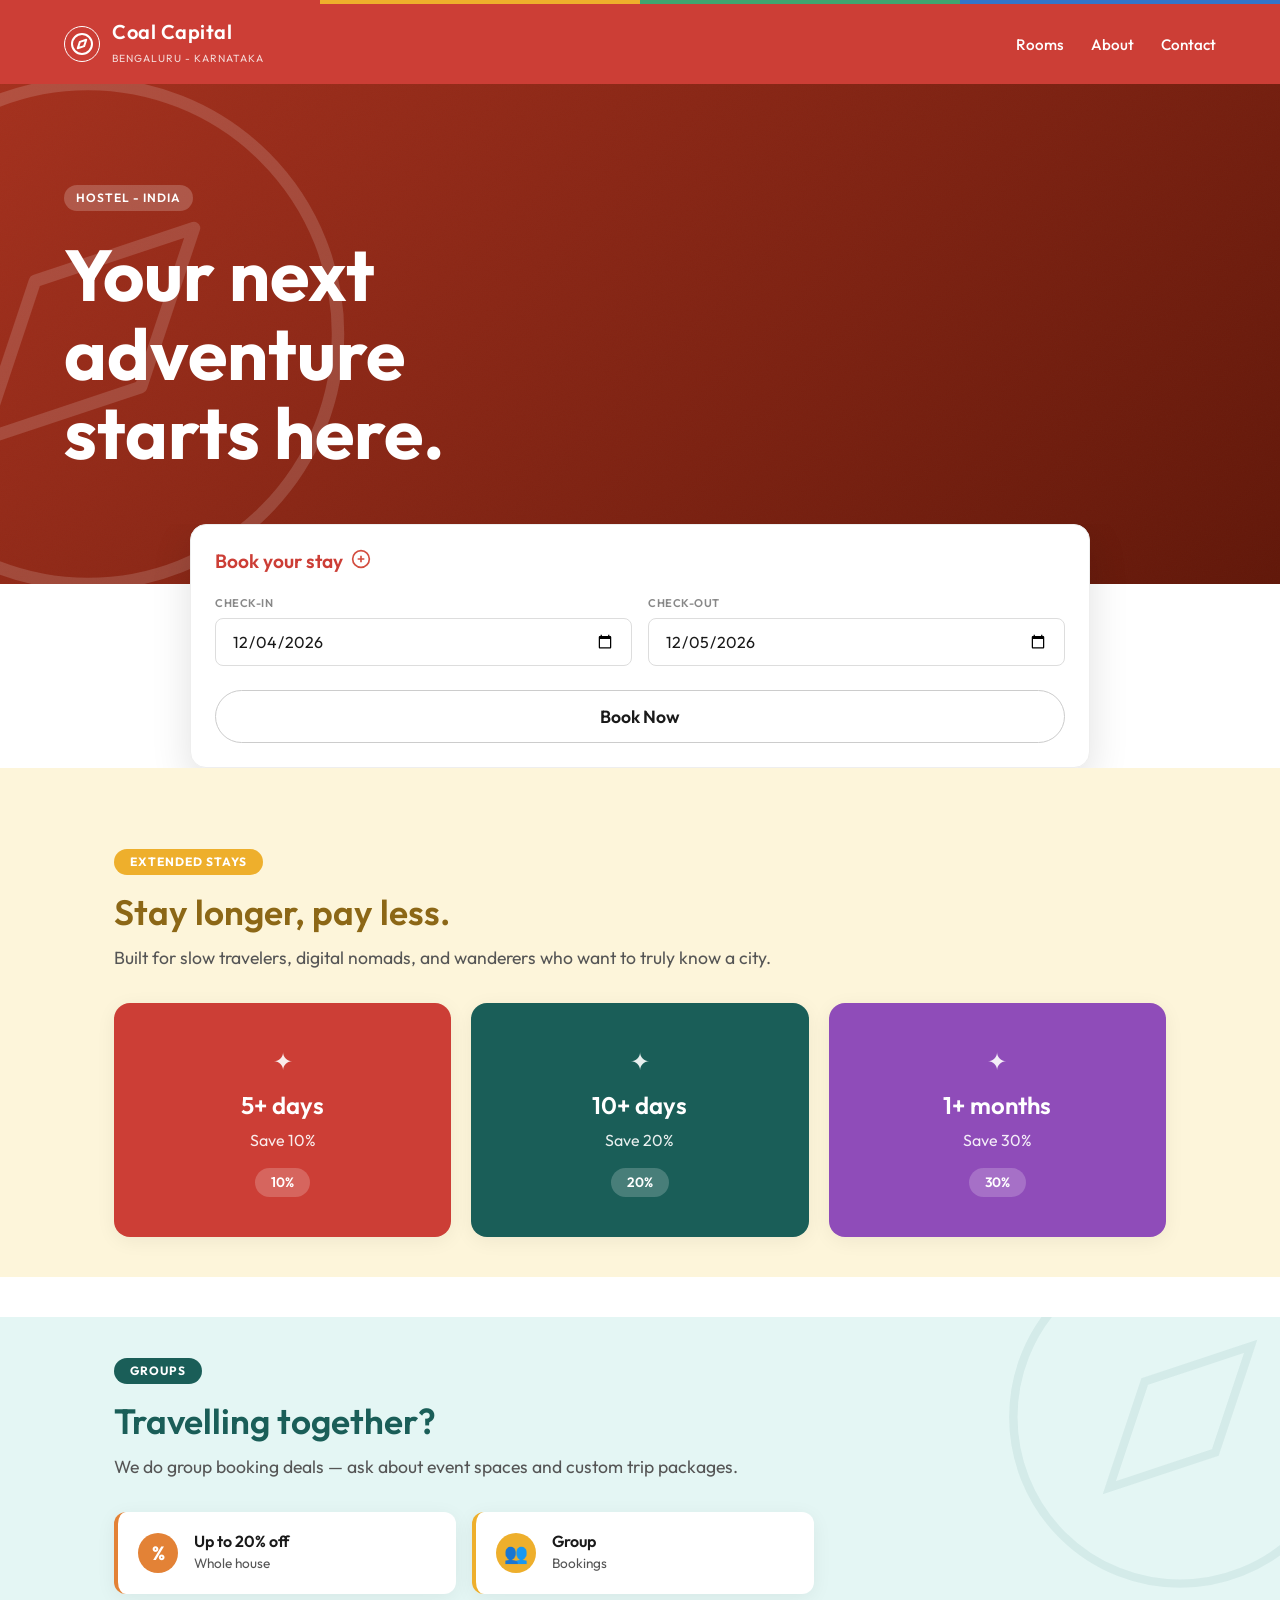
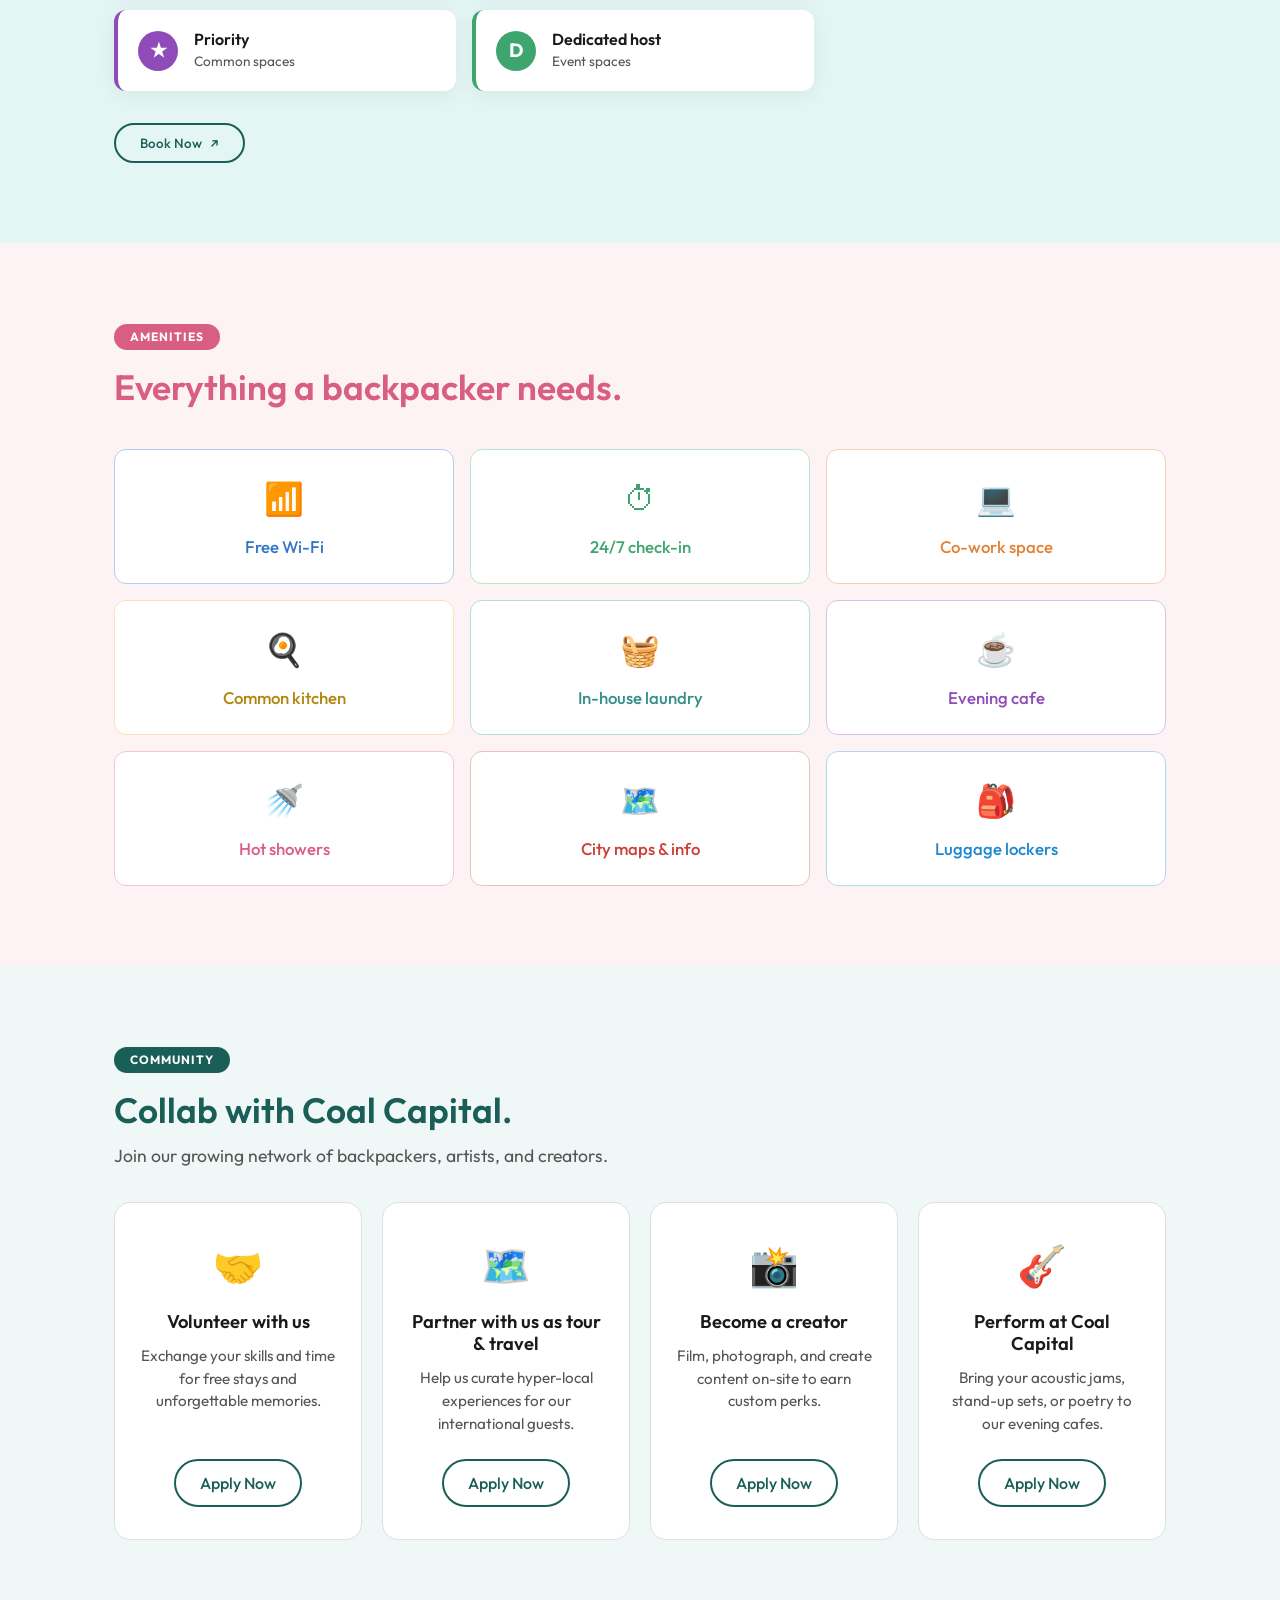
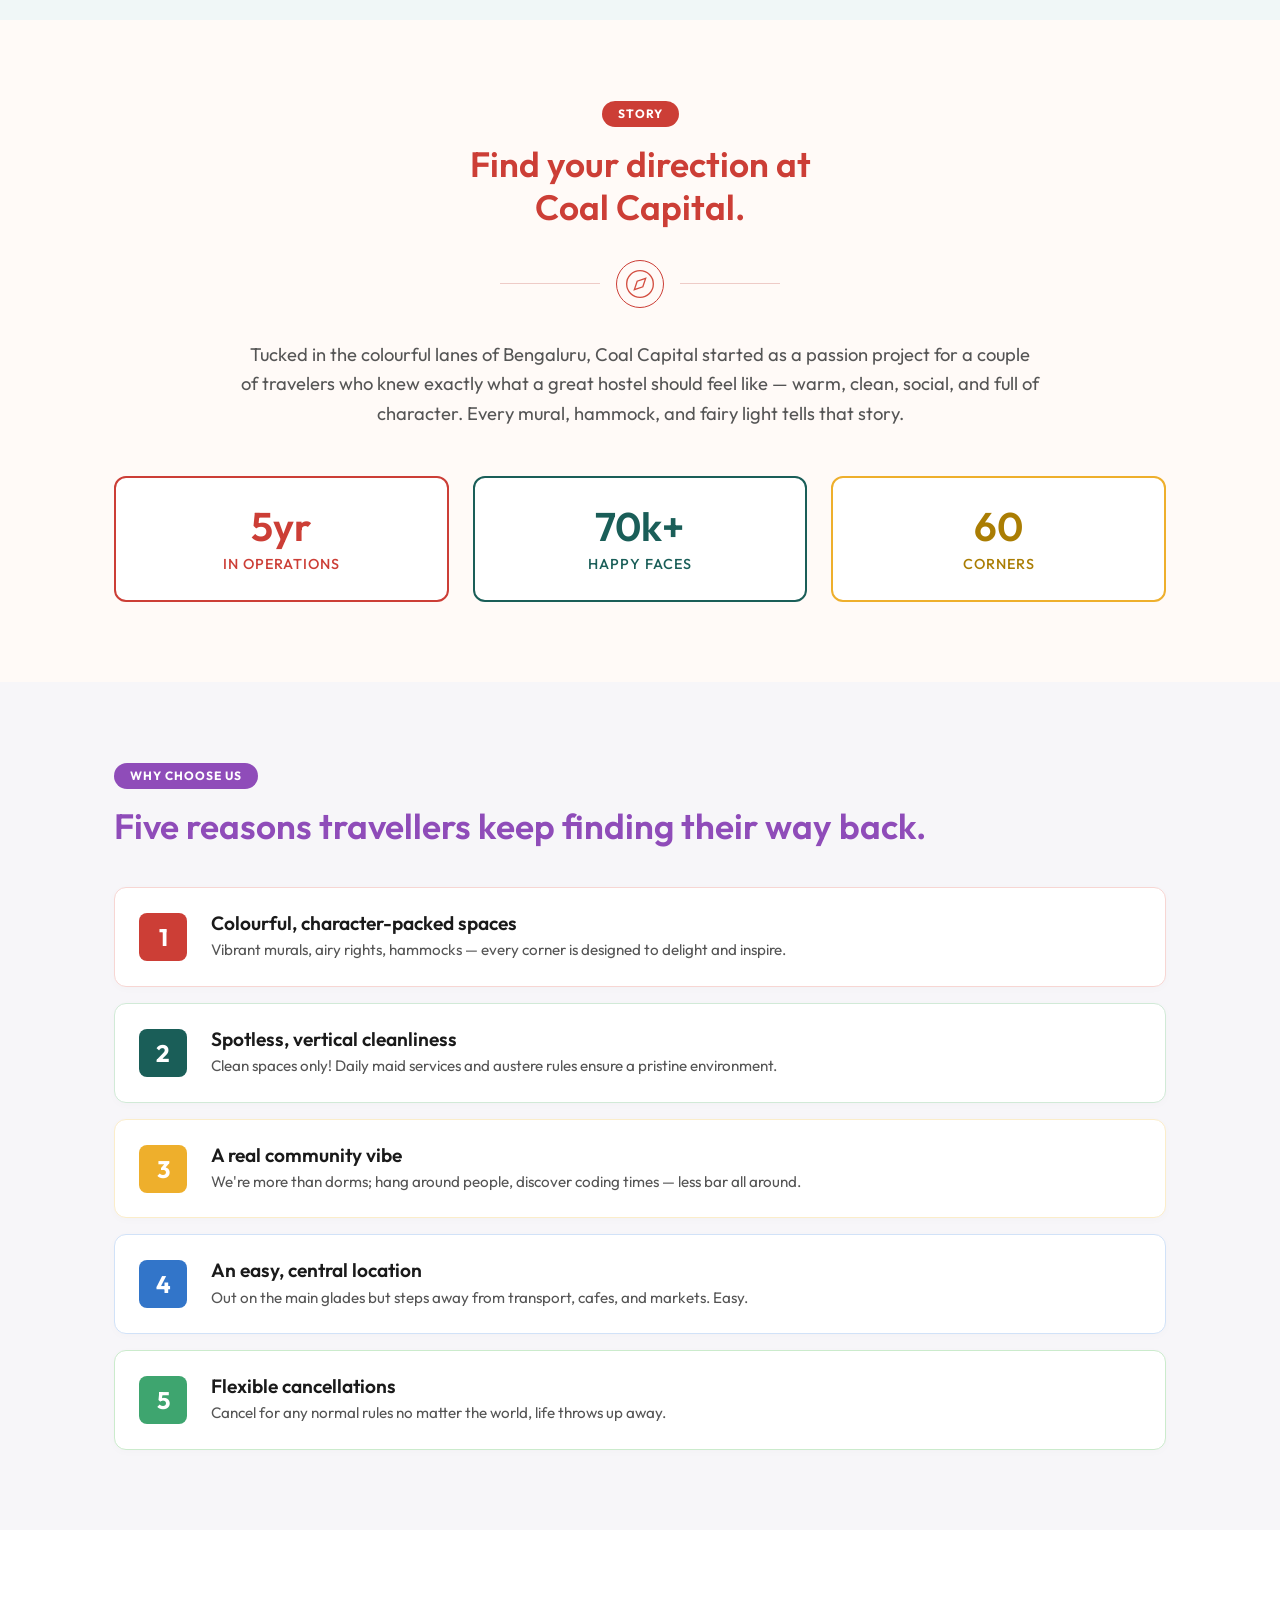
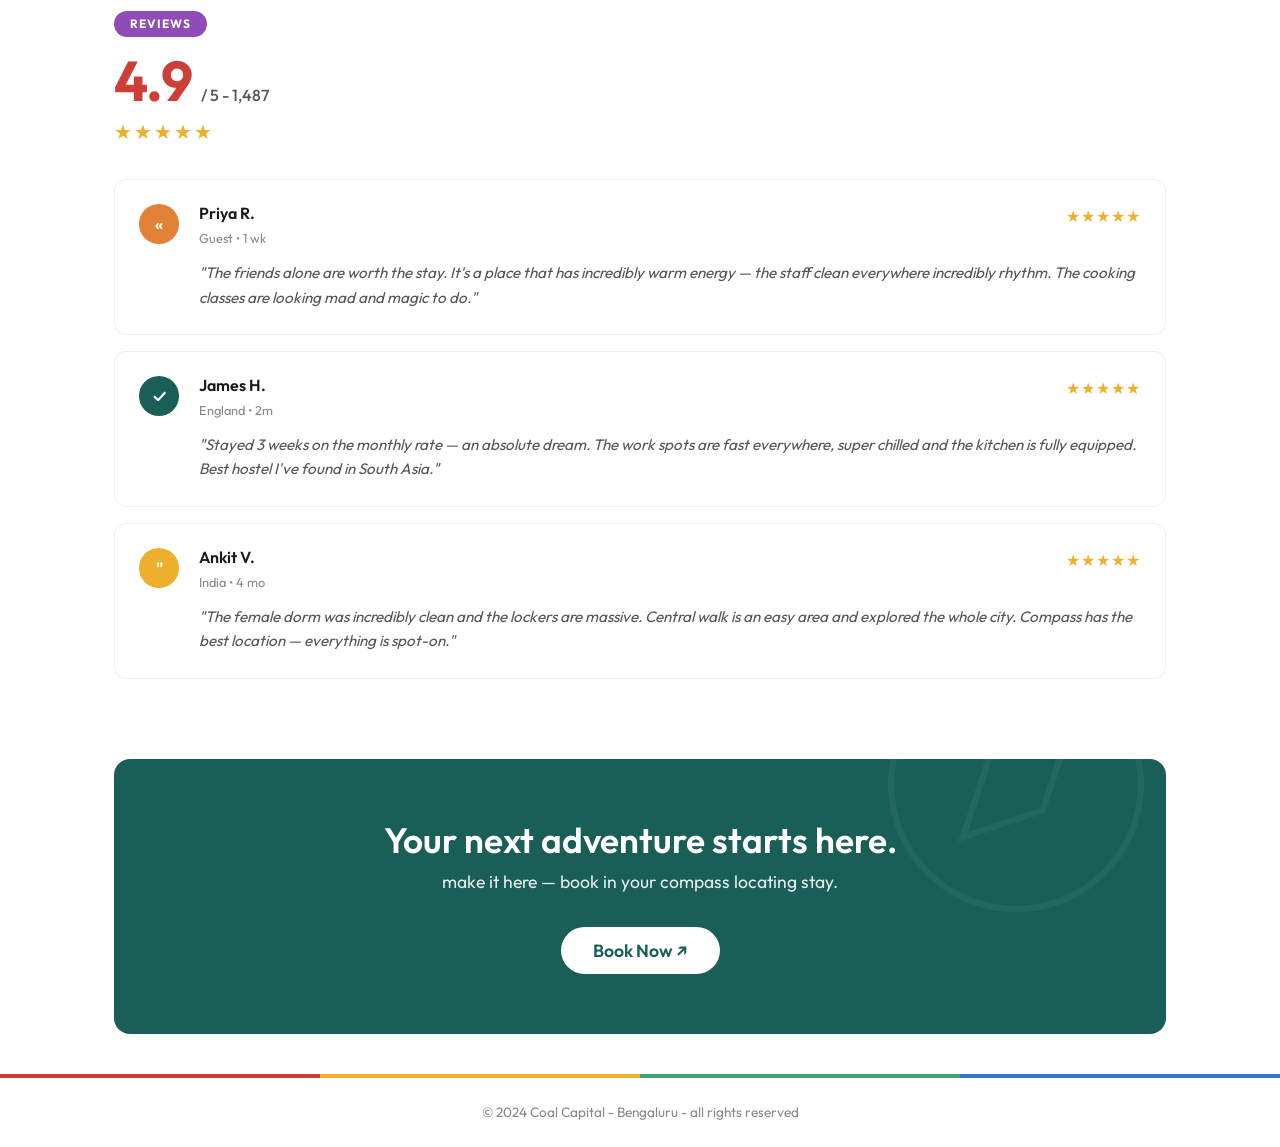
<file: index.html>
<!DOCTYPE html>
<html lang="en">
<head>
    <meta charset="UTF-8">
    <meta name="viewport" content="width=device-width, initial-scale=1.0">
    <title>Coal Capital | Hostel in Bengaluru</title>
    <link rel="preconnect" href="https://fonts.googleapis.com">
    <link rel="preconnect" href="https://fonts.gstatic.com" crossorigin>
    <link href="https://fonts.googleapis.com/css2?family=Outfit:wght@300;400;500;600;700&display=swap" rel="stylesheet">
    <link href="https://fonts.googleapis.com/css2?family=Playfair+Display:ital,wght@0,600;0,700;1,600&display=swap" rel="stylesheet">
    <link rel="stylesheet" href="style.css">
</head>
<body>
    <!-- Top thin colourful line -->
    <div class="top-accent-line"></div>

    <!-- Header -->
    <header class="site-header">
        <div class="header-container">
            <div class="brand">
                <div class="logo-icon">
                    <svg viewBox="0 0 24 24" fill="none" stroke="currentColor" stroke-width="2" stroke-linecap="round" stroke-linejoin="round">
                        <circle cx="12" cy="12" r="10"></circle>
                        <polygon points="16.24 7.76 14.12 14.12 7.76 16.24 9.88 9.88 16.24 7.76"></polygon>
                    </svg>
                </div>
                <div class="brand-text">
                    <h1>Coal Capital</h1>
                    <span>BENGALURU - KARNATAKA</span>
                </div>
            </div>
            <nav class="main-nav">
                <a href="#rooms">Rooms</a>
                <a href="#about">About</a>
                <a href="#contact">Contact</a>
            </nav>
        </div>
    </header>

    <!-- Hero Section -->
    <section class="hero-section">
        <div class="hero-bg-overlay"></div>
        <div class="hero-content">
            <div class="hero-text-pill">HOSTEL - INDIA</div>
            <h2 class="hero-headline">Your next<br>adventure<br>starts here.</h2>
            <div class="watermark-compass">
                <svg viewBox="0 0 24 24" fill="none" stroke="rgba(255,255,255,0.15)" stroke-width="0.5" stroke-linecap="round" stroke-linejoin="round">
                    <circle cx="12" cy="12" r="10"></circle>
                    <polygon points="16.24 7.76 14.12 14.12 7.76 16.24 9.88 9.88 16.24 7.76"></polygon>
                </svg>
            </div>
        </div>
    </section>

    <!-- Booking Section -->
    <section class="booking-section">
        <div class="booking-card">
            <div class="booking-header">
                <h3>Book your stay</h3>
                <div class="target-icon">
                    <svg viewBox="0 0 24 24" fill="none" stroke="#d34e40" stroke-width="2"><circle cx="12" cy="12" r="10"></circle><path d="M12 8v8M8 12h8"></path></svg>
                </div>
            </div>
            <form class="booking-form" id="bookingForm">
                <div class="form-row">
                    <div class="input-group">
                        <label>CHECK-IN</label>
                        <input type="date" id="checkin" name="checkin" value="2024-04-26">
                    </div>
                    <div class="input-group">
                        <label>CHECK-OUT</label>
                        <input type="date" id="checkout" name="checkout" value="2024-04-28">
                    </div>
                </div>

                <button type="submit" class="btn-primary">Book Now</button>
            </form>
        </div>
    </section>

    <!-- Stay Longer Section -->
    <section class="pricing-section">
        <div class="container">
            <div class="section-pill yellow-pill">EXTENDED STAYS</div>
            <h2>Stay longer, pay less.</h2>
            <p class="subtitle">Built for slow travelers, digital nomads, and wanderers who want to truly know a city.</p>
            
            <div class="pricing-grid">
                <div class="price-card red-theme extended-stay-card" style="cursor: pointer;" data-discount="10" data-min-days="5">
                    <div class="star-icon">✦</div>
                    <h4>5+ days</h4>
                    <p>Save 10%</p>
                    <div class="badge">10%</div>
                </div>
                <div class="price-card teal-theme extended-stay-card" style="cursor: pointer;" data-discount="20" data-min-days="10">
                    <div class="star-icon">✦</div>
                    <h4>10+ days</h4>
                    <p>Save 20%</p>
                    <div class="badge">20%</div>
                </div>
                <div class="price-card purple-theme extended-stay-card" style="cursor: pointer;" data-discount="30" data-min-days="32">
                    <div class="star-icon">✦</div>
                    <h4>1+ months</h4>
                    <p>Save 30%</p>
                    <div class="badge">30%</div>
                </div>
            </div>
        </div>
    </section>

    <!-- Travelling Together Section -->
    <section class="groups-section">
        <div class="container">
            <div class="section-pill dark-teal-pill">GROUPS</div>
            <h2>Travelling together?</h2>
            <p class="subtitle">We do group booking deals — ask about event spaces and custom trip packages.</p>
            
            <div class="groups-grid">
                <div class="group-card">
                    <div class="icon-circle orange-icon">%</div>
                    <div class="card-text">
                        <h4>Up to 20% off</h4>
                        <p>Whole house</p>
                    </div>
                </div>
                <div class="group-card">
                    <div class="icon-circle yellow-icon">👥</div>
                    <div class="card-text">
                        <h4>Group</h4>
                        <p>Bookings</p>
                    </div>
                </div>
                <div class="group-card">
                    <div class="icon-circle purple-icon">★</div>
                    <div class="card-text">
                        <h4>Priority</h4>
                        <p>Common spaces</p>
                    </div>
                </div>
                <div class="group-card">
                    <div class="icon-circle green-icon">D</div>
                    <div class="card-text">
                        <h4>Dedicated host</h4>
                        <p>Event spaces</p>
                    </div>
                </div>
            </div>
            <button class="btn-outline-dark">Book Now <span class="arrow">↗</span></button>
            <div class="watermark-compass groups-watermark">
                <svg viewBox="0 0 24 24" fill="none" stroke="rgba(31, 107, 104, 0.08)" stroke-width="0.5"><circle cx="12" cy="12" r="10"></circle><polygon points="16.24 7.76 14.12 14.12 7.76 16.24 9.88 9.88 16.24 7.76"></polygon></svg>
            </div>
        </div>
    </section>

    <!-- Amenities Section -->
    <section class="amenities-section">
        <div class="container">
            <div class="section-pill pink-pill">AMENITIES</div>
            <h2>Everything a backpacker needs.</h2>
            
            <div class="amenities-grid">
                <!-- Row 1 -->
                <div class="amenity-card blue-amenity">
                    <div class="am-icon">📶</div>
                    <p>Free Wi-Fi</p>
                </div>
                <div class="amenity-card green-amenity">
                    <div class="am-icon">⏱</div>
                    <p>24/7 check-in</p>
                </div>
                <div class="amenity-card orange-amenity">
                    <div class="am-icon">💻</div>
                    <p>Co-work space</p>
                </div>
                <!-- Row 2 -->
                <div class="amenity-card yellow-amenity">
                    <div class="am-icon">🍳</div>
                    <p>Common kitchen</p>
                </div>
                <div class="amenity-card teal-amenity">
                    <div class="am-icon">🧺</div>
                    <p>In-house laundry</p>
                </div>
                <div class="amenity-card purple-amenity">
                    <div class="am-icon">☕</div>
                    <p>Evening cafe</p>
                </div>
                <!-- Row 3 -->
                <div class="amenity-card pink-amenity">
                    <div class="am-icon">🚿</div>
                    <p>Hot showers</p>
                </div>
                <div class="amenity-card red-amenity">
                    <div class="am-icon">🗺️</div>
                    <p>City maps & info</p>
                </div>
                <div class="amenity-card blue-alt-amenity">
                    <div class="am-icon">🎒</div>
                    <p>Luggage lockers</p>
                </div>
            </div>
        </div>
    </section>
    <!-- Collab Section -->
    <section class="collab-section">
        <div class="container">
            <div class="section-pill dark-teal-pill">COMMUNITY</div>
            <h2>Collab with Coal Capital.</h2>
            <p class="subtitle">Join our growing network of backpackers, artists, and creators.</p>
            
            <div class="collab-grid">
                <!-- Card 1 -->
                <div class="collab-card">
                    <div class="collab-icon">🤝</div>
                    <h4>Volunteer with us</h4>
                    <p>Exchange your skills and time for free stays and unforgettable memories.</p>
                    <a href="collab.html?category=Volunteer%20with%20us" class="btn-outline-dark">Apply Now</a>
                </div>
                <!-- Card 2 -->
                <div class="collab-card">
                    <div class="collab-icon">🗺️</div>
                    <h4>Partner with us as tour & travel</h4>
                    <p>Help us curate hyper-local experiences for our international guests.</p>
                    <a href="collab.html?category=Partner%20with%20us" class="btn-outline-dark">Apply Now</a>
                </div>
                <!-- Card 3 -->
                <div class="collab-card">
                    <div class="collab-icon">📸</div>
                    <h4>Become a creator</h4>
                    <p>Film, photograph, and create content on-site to earn custom perks.</p>
                    <a href="collab.html?category=Become%20a%20creator" class="btn-outline-dark">Apply Now</a>
                </div>
                <!-- Card 4 -->
                <div class="collab-card">
                    <div class="collab-icon">🎸</div>
                    <h4>Perform at Coal Capital</h4>
                    <p>Bring your acoustic jams, stand-up sets, or poetry to our evening cafes.</p>
                    <a href="collab.html?category=Perform%20at%20Coal%20Capital" class="btn-outline-dark">Apply Now</a>
                </div>
            </div>
        </div>
    </section>

    <!-- Brand Story Section -->
    <section class="story-section">
        <div class="container">
            <div class="section-pill red-pill">STORY</div>
            <h2 class="centered">Find your direction at<br>Coal Capital.</h2>
            
            <div class="divider-with-icon">
                <span class="line"></span>
                <div class="mini-compass">
                    <svg viewBox="0 0 24 24" fill="none" stroke="#d34e40" stroke-width="1"><circle cx="12" cy="12" r="10"></circle><polygon points="16.24 7.76 14.12 14.12 7.76 16.24 9.88 9.88 16.24 7.76"></polygon></svg>
                </div>
                <span class="line"></span>
            </div>
            
            <p class="story-text">Tucked in the colourful lanes of Bengaluru, Coal Capital started as a passion project for a couple of travelers who knew exactly what a great hostel should feel like — warm, clean, social, and full of character. Every mural, hammock, and fairy light tells that story.</p>
            
            <div class="stats-grid">
                <div class="stat-card red-stat">
                    <h3>5yr</h3>
                    <p>in operations</p>
                </div>
                <div class="stat-card teal-stat">
                    <h3>70k+</h3>
                    <p>happy faces</p>
                </div>
                <div class="stat-card yellow-stat">
                    <h3>60</h3>
                    <p>corners</p>
                </div>
            </div>
        </div>
    </section>

    <!-- Five Reasons Section -->
    <section class="reasons-section">
        <div class="container">
            <div class="section-pill purple-pill">WHY CHOOSE US</div>
            <h2>Five reasons travellers keep finding their way back.</h2>
            
            <div class="reasons-list">
                <div class="reason-card red-reason">
                    <div class="reason-num">1</div>
                    <div class="reason-content">
                        <h4>Colourful, character-packed spaces</h4>
                        <p>Vibrant murals, airy rights, hammocks — every corner is designed to delight and inspire.</p>
                    </div>
                </div>
                <div class="reason-card teal-reason">
                    <div class="reason-num">2</div>
                    <div class="reason-content">
                        <h4>Spotless, vertical cleanliness</h4>
                        <p>Clean spaces only! Daily maid services and austere rules ensure a pristine environment.</p>
                    </div>
                </div>
                <div class="reason-card yellow-reason">
                    <div class="reason-num">3</div>
                    <div class="reason-content">
                        <h4>A real community vibe</h4>
                        <p>We're more than dorms; hang around people, discover coding times — less bar all around.</p>
                    </div>
                </div>
                <div class="reason-card blue-reason">
                    <div class="reason-num">4</div>
                    <div class="reason-content">
                        <h4>An easy, central location</h4>
                        <p>Out on the main glades but steps away from transport, cafes, and markets. Easy.</p>
                    </div>
                </div>
                <div class="reason-card green-reason">
                    <div class="reason-num">5</div>
                    <div class="reason-content">
                        <h4>Flexible cancellations</h4>
                        <p>Cancel for any normal rules no matter the world, life throws up away.</p>
                    </div>
                </div>
            </div>
        </div>
    </section>

    <!-- Reviews Section -->
    <section class="reviews-section">
        <div class="container">
            <div class="section-pill purple-pill">REVIEWS</div>
            <div class="rating-summary">
                <div class="rating-score">4.9 <span class="rating-outof">/ 5 - 1,487</span></div>
                <div class="stars">★★★★★</div>
            </div>
            
            <div class="reviews-list">
                <div class="review-card">
                    <div class="review-icon orange-bg">«</div>
                    <div class="review-content">
                        <div class="review-header">
                            <div>
                                <h5>Priya R.</h5>
                                <span>Guest • 1 wk</span>
                            </div>
                            <div class="stars small-stars">★★★★★</div>
                        </div>
                        <p>"The friends alone are worth the stay. It's a place that has incredibly warm energy — the staff clean everywhere incredibly rhythm. The cooking classes are looking mad and magic to do."</p>
                    </div>
                </div>
                <div class="review-card">
                    <div class="review-icon teal-bg">✓</div>
                    <div class="review-content">
                        <div class="review-header">
                            <div>
                                <h5>James H.</h5>
                                <span>England • 2m</span>
                            </div>
                            <div class="stars small-stars">★★★★★</div>
                        </div>
                        <p>"Stayed 3 weeks on the monthly rate — an absolute dream. The work spots are fast everywhere, super chilled and the kitchen is fully equipped. Best hostel I've found in South Asia."</p>
                    </div>
                </div>
                <div class="review-card">
                    <div class="review-icon yellow-bg">"</div>
                    <div class="review-content">
                        <div class="review-header">
                            <div>
                                <h5>Ankit V.</h5>
                                <span>India • 4 mo</span>
                            </div>
                            <div class="stars small-stars">★★★★★</div>
                        </div>
                        <p>"The female dorm was incredibly clean and the lockers are massive. Central walk is an easy area and explored the whole city. Compass has the best location — everything is spot-on."</p>
                    </div>
                </div>
            </div>
        </div>
    </section>

    <!-- Footer CTA and Bottom -->
    <footer class="site-footer">
        <div class="container">
            <div class="footer-cta-box">
                <h2>Your next adventure starts here.</h2>
                <p>make it here — book in your compass locating stay.</p>
                <button class="btn-dark-primary">Book Now ↗</button>
                <div class="watermark-compass cta-watermark">
                    <svg viewBox="0 0 24 24" fill="none" stroke="rgba(255,255,255,0.05)" stroke-width="0.5"><circle cx="12" cy="12" r="10"></circle><polygon points="16.24 7.76 14.12 14.12 7.76 16.24 9.88 9.88 16.24 7.76"></polygon></svg>
                </div>
            </div>
        </div>
        
        <div class="bottom-accent-line"></div>
        <div class="footer-bottom">
            <p>© 2024 Coal Capital - Bengaluru - all rights reserved</p>
        </div>
    </footer>

    <script src="app.js"></script>
</body>
</html>
</file>
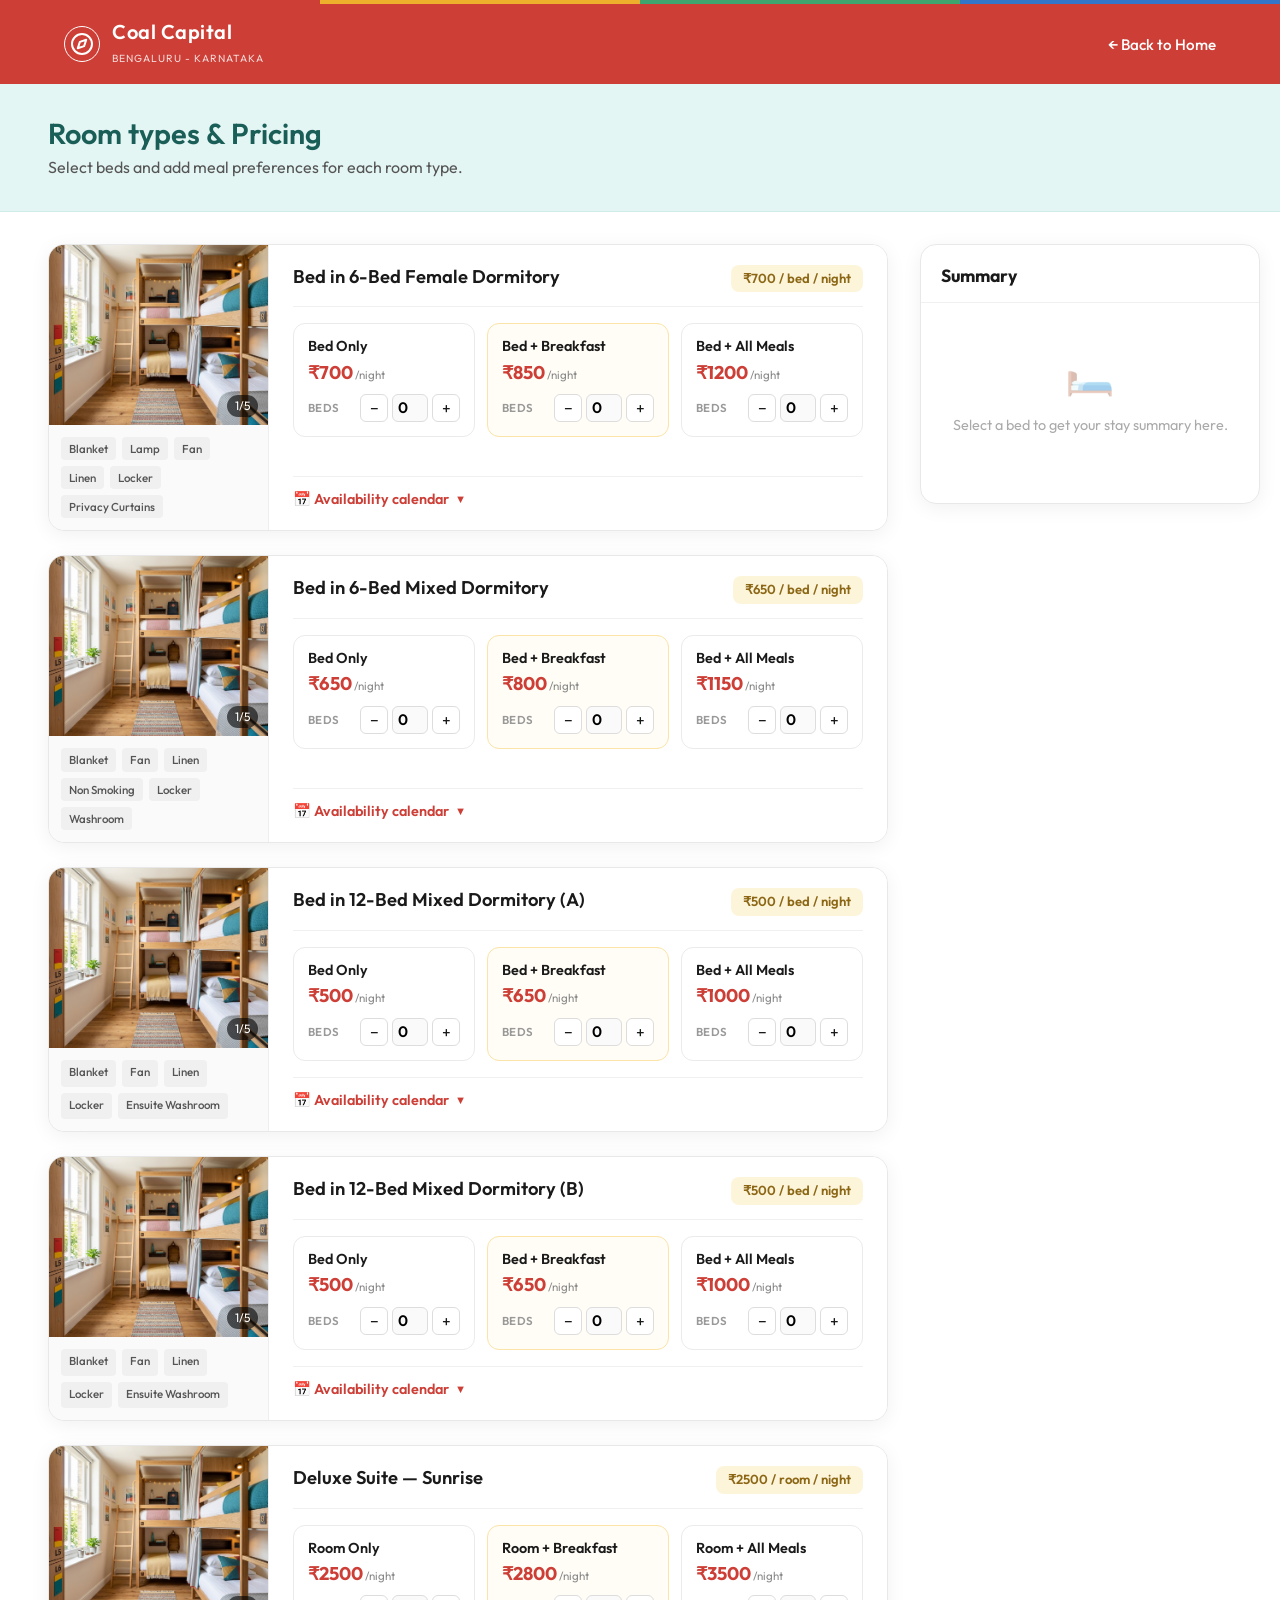
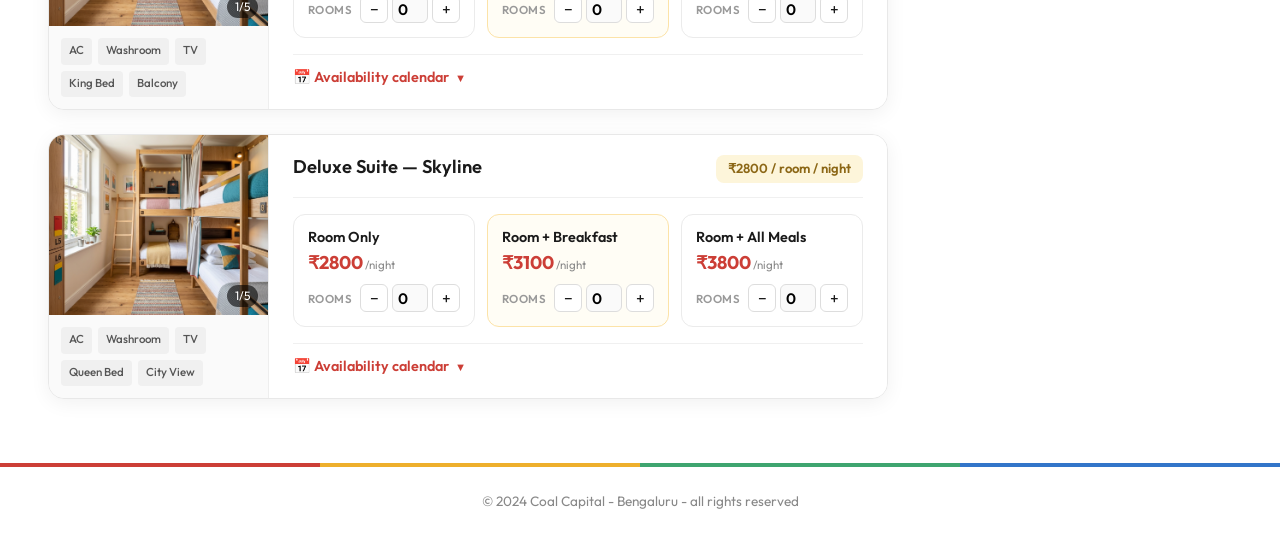
<file: booking.html>
<!DOCTYPE html>
<html lang="en">
<head>
    <meta charset="UTF-8">
    <meta name="viewport" content="width=device-width, initial-scale=1.0">
    <title>Book a Room | Coal Capital</title>
    <link rel="preconnect" href="https://fonts.googleapis.com">
    <link rel="preconnect" href="https://fonts.gstatic.com" crossorigin>
    <link href="https://fonts.googleapis.com/css2?family=Outfit:wght@300;400;500;600;700&display=swap" rel="stylesheet">
    <link rel="stylesheet" href="style.css">
    <link rel="stylesheet" href="booking.css">
</head>
<body>
    <div class="top-accent-line"></div>

    <!-- Header -->
    <header class="site-header">
        <div class="header-container">
            <div class="brand">
                <div class="logo-icon">
                    <svg viewBox="0 0 24 24" fill="none" stroke="currentColor" stroke-width="2" stroke-linecap="round" stroke-linejoin="round">
                        <circle cx="12" cy="12" r="10"></circle>
                        <polygon points="16.24 7.76 14.12 14.12 7.76 16.24 9.88 9.88 16.24 7.76"></polygon>
                    </svg>
                </div>
                <div class="brand-text">
                    <h1>Coal Capital</h1>
                    <span>BENGALURU - KARNATAKA</span>
                </div>
            </div>
            <nav class="main-nav">
                <a href="index.html">← Back to Home</a>
            </nav>
        </div>
    </header>

    <!-- Page Sub-header -->
    <div class="page-header">
        <div class="page-header-inner">
            <div>
                <h2>Room types & Pricing</h2>
                <p>Select beds and add meal preferences for each room type.</p>
            </div>
        </div>
    </div>

    <!-- Main Content -->
    <div class="booking-layout">

        <!-- LEFT: Room List -->
        <div class="rooms-list">

            <!-- Room 1: 6-Bed Female Dorm -->
            <div class="room-card"
                 data-id="female-6"
                 data-name="6-Bed Female Dorm"
                 data-base-price="700"
                 data-max-beds="6"
                 data-desc="Cozy female-only dorm perfect for female solo travelers seeking privacy and security."
                 data-amenities="Blanket,Bedside lamp,Fan,Linen,Locker,Privacy curtain,Wi-Fi,Bunk bed,Daily housekeeping,Washroom,Geyser">
                 
                <div class="room-card-inner">
                    <div class="room-img-col">
                        <div class="room-img-wrapper" title="Click for details">
                            <img src="room.png" alt="6-Bed Female Dorm">
                            <span class="img-counter">1/5</span>
                        </div>
                        <div class="amenity-tags">
                            <span>Blanket</span><span>Lamp</span><span>Fan</span><span>Linen</span><span>Locker</span><span>Privacy Curtains</span>
                        </div>
                    </div>
                    <div class="room-info-col">
                        <div class="room-info-top">
                            <h3>Bed in 6-Bed Female Dormitory</h3>
                            <span class="base-badge">₹700 / bed / night</span>
                        </div>
                        <div class="meal-options-grid">
                            <div class="meal-block">
                                <h5>Bed Only</h5><p class="meal-price">₹700<span>/night</span></p>
                                <div class="qty-row"><label>Beds</label><div class="quantity-selector"><button type="button" class="qty-btn minus">−</button><input type="number" class="bed-qty" value="0" min="0" max="6" readonly><button type="button" class="qty-btn plus">+</button></div></div>
                            </div>
                            <div class="meal-block highlight-block">
                                <h5>Bed + Breakfast</h5><p class="meal-price">₹850<span>/night</span></p>
                                <div class="qty-row"><label>Beds</label><div class="quantity-selector"><button type="button" class="qty-btn minus">−</button><input type="number" class="bed-qty" value="0" min="0" max="6" readonly><button type="button" class="qty-btn plus">+</button></div></div>
                            </div>
                            <div class="meal-block">
                                <h5>Bed + All Meals</h5><p class="meal-price">₹1200<span>/night</span></p>
                                <div class="qty-row"><label>Beds</label><div class="quantity-selector"><button type="button" class="qty-btn minus">−</button><input type="number" class="bed-qty" value="0" min="0" max="6" readonly><button type="button" class="qty-btn plus">+</button></div></div>
                            </div>
                        </div>
                        
                        <!-- Toggle Availability -->
                        <div class="cal-toggle-wrap">
                            <div class="cal-toggle-btn">📅 Availability calendar <span class="arrow">▼</span></div>
                        </div>
                    </div>
                </div>
                <!-- Expanded Calendar Area -->
                <div class="calendar-wrapper hidden">
                    <div class="calendar-header">
                        <div class="cal-info">
                            <svg class="cal-icon" viewBox="0 0 24 24" fill="none" stroke="currentColor" stroke-width="2"><rect x="3" y="4" width="18" height="18" rx="2" ry="2"></rect><line x1="16" y1="2" x2="16" y2="6"></line><line x1="8" y1="2" x2="8" y2="6"></line><line x1="3" y1="10" x2="21" y2="10"></line></svg>
                            <span>Upcoming 7 Days</span>
                        </div>
                        <div class="cal-price-night">₹700 / night <button class="btn-select-bed">Select Bed</button></div>
                    </div>
                    <div class="calendar-ribbon"></div>
                </div>
            </div>

            <!-- Room 2: 6-Bed Mixed Dorm -->
            <div class="room-card"
                 data-id="mixed-6"
                 data-name="6-Bed Mixed Dorm"
                 data-base-price="650"
                 data-max-beds="6"
                 data-desc="Ample 140 sq ft dorm - perfect for socializing."
                 data-amenities="Blanket,Bedside lamp,Fan,Linen,Locker,Privacy curtain,Wi-Fi,Bunk bed,Daily housekeeping,Washroom,Geyser">
                 
                <div class="room-card-inner">
                    <div class="room-img-col">
                        <div class="room-img-wrapper" title="Click for details">
                            <img src="room.png" alt="6-Bed Mixed Dorm">
                            <span class="img-counter">1/5</span>
                        </div>
                        <div class="amenity-tags">
                            <span>Blanket</span><span>Fan</span><span>Linen</span><span>Non Smoking</span><span>Locker</span><span>Washroom</span>
                        </div>
                    </div>
                    <div class="room-info-col">
                        <div class="room-info-top">
                            <h3>Bed in 6-Bed Mixed Dormitory</h3>
                            <span class="base-badge">₹650 / bed / night</span>
                        </div>
                        <div class="meal-options-grid">
                            <div class="meal-block">
                                <h5>Bed Only</h5><p class="meal-price">₹650<span>/night</span></p>
                                <div class="qty-row"><label>Beds</label><div class="quantity-selector"><button type="button" class="qty-btn minus">−</button><input type="number" class="bed-qty" value="0" min="0" max="6" readonly><button type="button" class="qty-btn plus">+</button></div></div>
                            </div>
                            <div class="meal-block highlight-block">
                                <h5>Bed + Breakfast</h5><p class="meal-price">₹800<span>/night</span></p>
                                <div class="qty-row"><label>Beds</label><div class="quantity-selector"><button type="button" class="qty-btn minus">−</button><input type="number" class="bed-qty" value="0" min="0" max="6" readonly><button type="button" class="qty-btn plus">+</button></div></div>
                            </div>
                            <div class="meal-block">
                                <h5>Bed + All Meals</h5><p class="meal-price">₹1150<span>/night</span></p>
                                <div class="qty-row"><label>Beds</label><div class="quantity-selector"><button type="button" class="qty-btn minus">−</button><input type="number" class="bed-qty" value="0" min="0" max="6" readonly><button type="button" class="qty-btn plus">+</button></div></div>
                            </div>
                        </div>
                        
                        <div class="cal-toggle-wrap">
                            <div class="cal-toggle-btn">📅 Availability calendar <span class="arrow">▼</span></div>
                        </div>
                    </div>
                </div>
                <div class="calendar-wrapper hidden">
                    <div class="calendar-header">
                        <div class="cal-info"><svg class="cal-icon" viewBox="0 0 24 24" fill="none" stroke="currentColor" stroke-width="2"><rect x="3" y="4" width="18" height="18" rx="2" ry="2"></rect><line x1="16" y1="2" x2="16" y2="6"></line><line x1="8" y1="2" x2="8" y2="6"></line><line x1="3" y1="10" x2="21" y2="10"></line></svg><span>Upcoming 7 Days</span></div>
                        <div class="cal-price-night">₹650 / night <button class="btn-select-bed">Select Bed</button></div>
                    </div>
                    <div class="calendar-ribbon"></div>
                </div>
            </div>

            <!-- Room 3: 12-Bed Mixed Dorm A -->
            <div class="room-card"
                 data-id="mixed-12a"
                 data-name="12-Bed Mixed Dorm (A)"
                 data-base-price="500"
                 data-max-beds="12"
                 data-desc="Spacious 12-bed dormitory designed for budget-conscious travelers and groups."
                 data-amenities="Blanket,Fan,Linen,Locker,Bunk bed,Washroom,Wi-Fi,Charging point">
                 
                <div class="room-card-inner">
                    <div class="room-img-col">
                        <div class="room-img-wrapper" title="Click for details">
                            <img src="room.png" alt="12-Bed Mixed Dorm A">
                            <span class="img-counter">1/5</span>
                        </div>
                        <div class="amenity-tags">
                            <span>Blanket</span><span>Fan</span><span>Linen</span><span>Locker</span><span>Ensuite Washroom</span>
                        </div>
                    </div>
                    <div class="room-info-col">
                        <div class="room-info-top">
                            <h3>Bed in 12-Bed Mixed Dormitory (A)</h3>
                            <span class="base-badge">₹500 / bed / night</span>
                        </div>
                        <div class="meal-options-grid">
                            <div class="meal-block">
                                <h5>Bed Only</h5><p class="meal-price">₹500<span>/night</span></p>
                                <div class="qty-row"><label>Beds</label><div class="quantity-selector"><button type="button" class="qty-btn minus">−</button><input type="number" class="bed-qty" value="0" min="0" max="12" readonly><button type="button" class="qty-btn plus">+</button></div></div>
                            </div>
                            <div class="meal-block highlight-block">
                                <h5>Bed + Breakfast</h5><p class="meal-price">₹650<span>/night</span></p>
                                <div class="qty-row"><label>Beds</label><div class="quantity-selector"><button type="button" class="qty-btn minus">−</button><input type="number" class="bed-qty" value="0" min="0" max="12" readonly><button type="button" class="qty-btn plus">+</button></div></div>
                            </div>
                            <div class="meal-block">
                                <h5>Bed + All Meals</h5><p class="meal-price">₹1000<span>/night</span></p>
                                <div class="qty-row"><label>Beds</label><div class="quantity-selector"><button type="button" class="qty-btn minus">−</button><input type="number" class="bed-qty" value="0" min="0" max="12" readonly><button type="button" class="qty-btn plus">+</button></div></div>
                            </div>
                        </div>

                        <div class="cal-toggle-wrap">
                            <div class="cal-toggle-btn">📅 Availability calendar <span class="arrow">▼</span></div>
                        </div>
                    </div>
                </div>
                <div class="calendar-wrapper hidden">
                    <div class="calendar-header">
                        <div class="cal-info"><svg class="cal-icon" viewBox="0 0 24 24" fill="none" stroke="currentColor" stroke-width="2"><rect x="3" y="4" width="18" height="18" rx="2" ry="2"></rect><line x1="16" y1="2" x2="16" y2="6"></line><line x1="8" y1="2" x2="8" y2="6"></line><line x1="3" y1="10" x2="21" y2="10"></line></svg><span>Upcoming 7 Days</span></div>
                        <div class="cal-price-night">₹500 / night <button class="btn-select-bed">Select Bed</button></div>
                    </div>
                    <div class="calendar-ribbon"></div>
                </div>
            </div>

            <!-- Room 4: 12-Bed Mixed Dorm B -->
            <div class="room-card"
                 data-id="mixed-12b"
                 data-name="12-Bed Mixed Dorm (B)"
                 data-base-price="500"
                 data-max-beds="12"
                 data-desc="Spacious 12-bed dormitory designed for budget-conscious travelers and groups."
                 data-amenities="Blanket,Fan,Linen,Locker,Bunk bed,Washroom,Wi-Fi,Charging point">
                 
                 <div class="room-card-inner">
                    <div class="room-img-col">
                        <div class="room-img-wrapper" title="Click for details">
                            <img src="room.png" alt="12-Bed Mixed Dorm B">
                            <span class="img-counter">1/5</span>
                        </div>
                        <div class="amenity-tags">
                            <span>Blanket</span><span>Fan</span><span>Linen</span><span>Locker</span><span>Ensuite Washroom</span>
                        </div>
                    </div>
                    <div class="room-info-col">
                        <div class="room-info-top">
                            <h3>Bed in 12-Bed Mixed Dormitory (B)</h3>
                            <span class="base-badge">₹500 / bed / night</span>
                        </div>
                        <div class="meal-options-grid">
                            <div class="meal-block">
                                <h5>Bed Only</h5><p class="meal-price">₹500<span>/night</span></p>
                                <div class="qty-row"><label>Beds</label><div class="quantity-selector"><button type="button" class="qty-btn minus">−</button><input type="number" class="bed-qty" value="0" min="0" max="12" readonly><button type="button" class="qty-btn plus">+</button></div></div>
                            </div>
                            <div class="meal-block highlight-block">
                                <h5>Bed + Breakfast</h5><p class="meal-price">₹650<span>/night</span></p>
                                <div class="qty-row"><label>Beds</label><div class="quantity-selector"><button type="button" class="qty-btn minus">−</button><input type="number" class="bed-qty" value="0" min="0" max="12" readonly><button type="button" class="qty-btn plus">+</button></div></div>
                            </div>
                            <div class="meal-block">
                                <h5>Bed + All Meals</h5><p class="meal-price">₹1000<span>/night</span></p>
                                <div class="qty-row"><label>Beds</label><div class="quantity-selector"><button type="button" class="qty-btn minus">−</button><input type="number" class="bed-qty" value="0" min="0" max="12" readonly><button type="button" class="qty-btn plus">+</button></div></div>
                            </div>
                        </div>

                        <div class="cal-toggle-wrap">
                            <div class="cal-toggle-btn">📅 Availability calendar <span class="arrow">▼</span></div>
                        </div>
                    </div>
                </div>
                <div class="calendar-wrapper hidden">
                    <div class="calendar-header">
                        <div class="cal-info"><svg class="cal-icon" viewBox="0 0 24 24" fill="none" stroke="currentColor" stroke-width="2"><rect x="3" y="4" width="18" height="18" rx="2" ry="2"></rect><line x1="16" y1="2" x2="16" y2="6"></line><line x1="8" y1="2" x2="8" y2="6"></line><line x1="3" y1="10" x2="21" y2="10"></line></svg><span>Upcoming 7 Days</span></div>
                        <div class="cal-price-night">₹500 / night <button class="btn-select-bed">Select Bed</button></div>
                    </div>
                    <div class="calendar-ribbon"></div>
                </div>
            </div>

            <!-- Room 5: Deluxe Suite - Sunrise -->
            <div class="room-card"
                 data-id="deluxe-sunrise"
                 data-name="Deluxe Suite — Sunrise"
                 data-base-price="2500"
                 data-max-beds="1"
                 data-desc="Premium private room with luxurious amenities, perfect for couples wanting an upgrade."
                 data-amenities="Blanket,Charging point,Daily housekeeping,Geyser,Linen,Pillow,Seating area,Shower gel,Washroom,Wi-Fi,Wardrobe,AC">
                 
                <div class="room-card-inner">
                    <div class="room-img-col">
                        <div class="room-img-wrapper" title="Click for details">
                            <img src="room.png" alt="Deluxe Suite Sunrise">
                            <span class="img-counter">1/5</span>
                        </div>
                        <div class="amenity-tags">
                            <span>AC</span><span>Washroom</span><span>TV</span><span>King Bed</span><span>Balcony</span>
                        </div>
                    </div>
                    <div class="room-info-col">
                        <div class="room-info-top">
                            <h3>Deluxe Suite — Sunrise</h3>
                            <span class="base-badge">₹2500 / room / night</span>
                        </div>
                        <div class="meal-options-grid">
                            <div class="meal-block">
                                <h5>Room Only</h5><p class="meal-price">₹2500<span>/night</span></p>
                                <div class="qty-row"><label>Rooms</label><div class="quantity-selector"><button type="button" class="qty-btn minus">−</button><input type="number" class="bed-qty" value="0" min="0" max="1" readonly><button type="button" class="qty-btn plus">+</button></div></div>
                            </div>
                            <div class="meal-block highlight-block">
                                <h5>Room + Breakfast</h5><p class="meal-price">₹2800<span>/night</span></p>
                                <div class="qty-row"><label>Rooms</label><div class="quantity-selector"><button type="button" class="qty-btn minus">−</button><input type="number" class="bed-qty" value="0" min="0" max="1" readonly><button type="button" class="qty-btn plus">+</button></div></div>
                            </div>
                            <div class="meal-block">
                                <h5>Room + All Meals</h5><p class="meal-price">₹3500<span>/night</span></p>
                                <div class="qty-row"><label>Rooms</label><div class="quantity-selector"><button type="button" class="qty-btn minus">−</button><input type="number" class="bed-qty" value="0" min="0" max="1" readonly><button type="button" class="qty-btn plus">+</button></div></div>
                            </div>
                        </div>

                        <div class="cal-toggle-wrap">
                            <div class="cal-toggle-btn">📅 Availability calendar <span class="arrow">▼</span></div>
                        </div>
                    </div>
                </div>
                <div class="calendar-wrapper hidden">
                    <div class="calendar-header">
                        <div class="cal-info"><svg class="cal-icon" viewBox="0 0 24 24" fill="none" stroke="currentColor" stroke-width="2"><rect x="3" y="4" width="18" height="18" rx="2" ry="2"></rect><line x1="16" y1="2" x2="16" y2="6"></line><line x1="8" y1="2" x2="8" y2="6"></line><line x1="3" y1="10" x2="21" y2="10"></line></svg><span>Upcoming 7 Days</span></div>
                        <div class="cal-price-night">₹2500 / night <button class="btn-select-bed">Select Room</button></div>
                    </div>
                    <div class="calendar-ribbon"></div>
                </div>
            </div>

            <!-- Room 6: Deluxe Suite - Skyline -->
            <div class="room-card"
                 data-id="deluxe-skyline"
                 data-name="Deluxe Suite — Skyline"
                 data-base-price="2800"
                 data-max-beds="1"
                 data-desc="Our top-tier premium private room featuring spectacular city skyline views."
                 data-amenities="Blanket,Charging point,Daily housekeeping,Geyser,Linen,Pillow,Seating area,Shower gel,Washroom,Wi-Fi,Wardrobe,AC">
                 
                <div class="room-card-inner">
                    <div class="room-img-col">
                        <div class="room-img-wrapper" title="Click for details">
                            <img src="room.png" alt="Deluxe Suite Skyline">
                            <span class="img-counter">1/5</span>
                        </div>
                        <div class="amenity-tags">
                            <span>AC</span><span>Washroom</span><span>TV</span><span>Queen Bed</span><span>City View</span>
                        </div>
                    </div>
                    <div class="room-info-col">
                        <div class="room-info-top">
                            <h3>Deluxe Suite — Skyline</h3>
                            <span class="base-badge">₹2800 / room / night</span>
                        </div>
                        <div class="meal-options-grid">
                            <div class="meal-block">
                                <h5>Room Only</h5><p class="meal-price">₹2800<span>/night</span></p>
                                <div class="qty-row"><label>Rooms</label><div class="quantity-selector"><button type="button" class="qty-btn minus">−</button><input type="number" class="bed-qty" value="0" min="0" max="1" readonly><button type="button" class="qty-btn plus">+</button></div></div>
                            </div>
                            <div class="meal-block highlight-block">
                                <h5>Room + Breakfast</h5><p class="meal-price">₹3100<span>/night</span></p>
                                <div class="qty-row"><label>Rooms</label><div class="quantity-selector"><button type="button" class="qty-btn minus">−</button><input type="number" class="bed-qty" value="0" min="0" max="1" readonly><button type="button" class="qty-btn plus">+</button></div></div>
                            </div>
                            <div class="meal-block">
                                <h5>Room + All Meals</h5><p class="meal-price">₹3800<span>/night</span></p>
                                <div class="qty-row"><label>Rooms</label><div class="quantity-selector"><button type="button" class="qty-btn minus">−</button><input type="number" class="bed-qty" value="0" min="0" max="1" readonly><button type="button" class="qty-btn plus">+</button></div></div>
                            </div>
                        </div>

                        <div class="cal-toggle-wrap">
                            <div class="cal-toggle-btn">📅 Availability calendar <span class="arrow">▼</span></div>
                        </div>
                    </div>
                </div>
                <div class="calendar-wrapper hidden">
                    <div class="calendar-header">
                        <div class="cal-info"><svg class="cal-icon" viewBox="0 0 24 24" fill="none" stroke="currentColor" stroke-width="2"><rect x="3" y="4" width="18" height="18" rx="2" ry="2"></rect><line x1="16" y1="2" x2="16" y2="6"></line><line x1="8" y1="2" x2="8" y2="6"></line><line x1="3" y1="10" x2="21" y2="10"></line></svg><span>Upcoming 7 Days</span></div>
                        <div class="cal-price-night">₹2800 / night <button class="btn-select-bed">Select Room</button></div>
                    </div>
                    <div class="calendar-ribbon"></div>
                </div>
            </div>

        </div><!-- /.rooms-list -->

        <!-- RIGHT: Sticky Summary -->
        <aside class="summary-panel">
            <div class="summary-card">
                <h4>Summary</h4>
                <div class="summary-body" id="summaryBody">
                    <div class="summary-empty" id="summaryEmpty">
                        <div class="summary-empty-icon">🛏️</div>
                        <p>Select a bed to get your stay summary here.</p>
                    </div>
                    <ul class="summary-items" id="summaryItems"></ul>
                </div>
                <div class="summary-footer" id="summaryFooter" style="display:none;">
                    <div class="summary-calculations" id="summaryCalculations">
                        <!-- Populated by JS -->
                    </div>
                    <div class="summary-grand-total">
                        <span>Grand Total</span>
                        <strong id="grandTotal">₹0</strong>
                    </div>
                    <button class="btn-book-all" id="bookAllBtn">Confirm Booking →</button>
                </div>
            </div>
        </aside>

    </div><!-- /.booking-layout -->

    <!-- Footer -->
    <footer class="site-footer">
        <div class="bottom-accent-line"></div>
        <div class="footer-bottom">
            <p>© 2024 Coal Capital - Bengaluru - all rights reserved</p>
        </div>
    </footer>

    <!-- ROOM DETAILS MODAL -->
    <div class="modal-overlay hidden" id="roomDetailsModal">
        <div class="modal-content">
            <button class="modal-close" id="modalClose">✕</button>
            <div class="modal-body">
                <div class="modal-left">
                    <div class="modal-main-img" id="modalMainImg"></div>
                    <div class="modal-thumbnails">
                        <img src="room.png" alt="Thumb">
                        <img src="room.png" alt="Thumb">
                        <img src="room.png" alt="Thumb">
                        <img src="room.png" alt="Thumb">
                        <img src="room.png" alt="Thumb">
                    </div>
                </div>
                <div class="modal-right">
                    <h2 id="modalTitle">Bed in 4 Bed Mixed Dormitory</h2>
                    <div class="modal-section">
                        <h4>Room Details</h4>
                        <p id="modalDesc">Ample 140 sq ft dorm - perfect for socializing</p>
                    </div>
                    <div class="modal-section">
                        <h4>Room Amenities</h4>
                        <div class="modal-amenities-grid" id="modalAmenitiesList">
                            <!-- Populated dynamically via JS -->
                        </div>
                    </div>
                </div>
            </div>
        </div>
    </div>

    <!-- Emojis/Icons map for JS Injection -->
    <template id="amenityIconTemplate">
        <span class="am-icon-map">
            <span data-name="Bedside lamp">🛋️</span>
            <span data-name="Blanket">🛏️</span>
            <span data-name="Bunk bed">🪜</span>
            <span data-name="Charging point">🔌</span>
            <span data-name="Daily housekeeping">🧹</span>
            <span data-name="Fan">🪭</span>
            <span data-name="Geyser">🚿</span>
            <span data-name="Linen">🧾</span>
            <span data-name="Locker">🎒</span>
            <span data-name="Pillow">🛏️</span>
            <span data-name="Privacy curtain">⛺</span>
            <span data-name="Seating area">🪑</span>
            <span data-name="Shower gel">🧴</span>
            <span data-name="Washroom">🚽</span>
            <span data-name="Wi-Fi">📶</span>
            <span data-name="Wardrobe">🚪</span>
            <span data-name="AC">❄️</span>
        </span>
    </template>

    <!-- PHONE LOGIN MODAL -->
    <div class="modal-overlay hidden" id="phoneModal">
        <div class="modal-content otp-modal-content">
            <button class="modal-close" id="phoneModalClose">✕</button>
            <div id="otpStepPhone">
                <h3>Login to Confirm</h3>
                <p>Please enter your mobile number to proceed with the booking.</p>
                <div class="input-group">
                    <label>Mobile Number</label>
                    <div class="phone-input-wrap">
                        <span class="country-code">+91</span>
                        <input type="tel" id="mobileNumberInput" placeholder="Enter 10-digit number" maxlength="10">
                    </div>
                </div>
                <button class="btn-primary w-100 mt-3" id="btnRequestOtp">Get OTP</button>
            </div>
        </div>
    </div>

    <!-- OTP VERIFICATION MODAL -->
    <div class="modal-overlay hidden" id="otpVerifyModal">
        <div class="modal-content otp-modal-content">
            <button class="modal-close" id="otpVerifyModalClose">✕</button>
            <div id="otpStepVerify">
                <h3>Verification</h3>
                <p>Enter the 4-digit OTP sent to <span id="displayMobile"></span></p>
                <div class="otp-inputs">
                    <input type="text" class="otp-digit" maxlength="1">
                    <input type="text" class="otp-digit" maxlength="1">
                    <input type="text" class="otp-digit" maxlength="1">
                    <input type="text" class="otp-digit" maxlength="1">
                </div>
                <button class="btn-primary w-100 mt-3" id="btnVerifyOtp">Verify & Proceed</button>
            </div>
        </div>
    </div>

    <script src="app.js"></script>
    <script src="booking.js"></script>
</body>
</html>
</file>
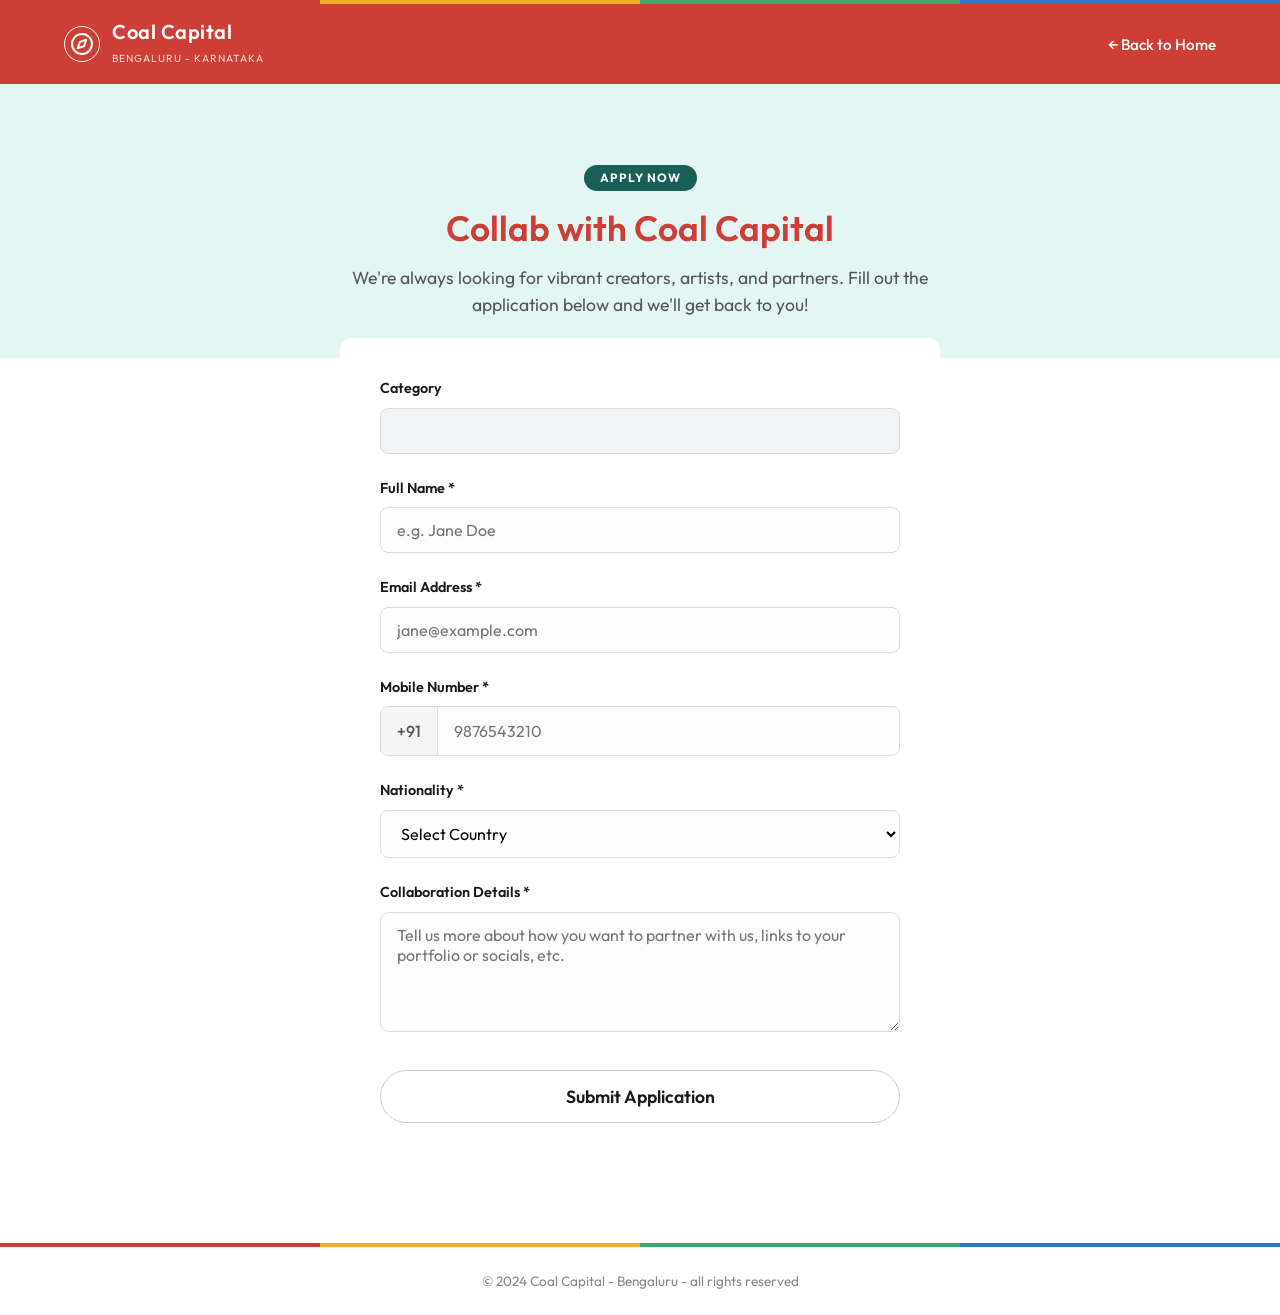
<file: collab.html>
<!DOCTYPE html>
<html lang="en">
<head>
    <meta charset="UTF-8">
    <meta name="viewport" content="width=device-width, initial-scale=1.0">
    <title>Collab with Us | Coal Capital</title>
    <link rel="preconnect" href="https://fonts.googleapis.com">
    <link rel="preconnect" href="https://fonts.gstatic.com" crossorigin>
    <link href="https://fonts.googleapis.com/css2?family=Outfit:wght@300;400;500;600;700&display=swap" rel="stylesheet">
    <link rel="stylesheet" href="style.css">
    <style>
        .collab-page-header {
            background-color: var(--light-teal);
            padding: 80px 20px 40px;
            text-align: center;
        }
        .collab-form-container {
            max-width: 600px;
            margin: -20px auto 80px;
            background: white;
            padding: 40px;
            border-radius: var(--radius-md);
            box-shadow: var(--shadow-medium);
            position: relative;
            z-index: 10;
        }
        .cf-group {
            margin-bottom: 24px;
            text-align: left;
        }
        .cf-group label {
            display: block;
            font-size: 0.9rem;
            font-weight: 600;
            color: var(--text-primary);
            margin-bottom: 8px;
        }
        .cf-group input, .cf-group select, .cf-group textarea {
            width: 100%;
            padding: 12px 16px;
            border: 1px solid #ddd;
            border-radius: 8px;
            font-family: inherit;
            font-size: 1rem;
            background: #fdfdfd;
            transition: border-color 0.2s;
        }
        .cf-group input:focus, .cf-group select:focus, .cf-group textarea:focus {
            outline: none;
            border-color: var(--dark-teal);
            background: #fff;
        }
        .cf-group textarea {
            resize: vertical;
            min-height: 120px;
        }
        .phone-input-wrap { display: flex; align-items: center; border: 1px solid #ddd; border-radius: 8px; overflow: hidden; background: #fdfdfd; }
        .phone-input-wrap:focus-within { border-color: var(--dark-teal); background: #fff;}
        .country-code { padding: 12px 16px; background: #f5f5f5; border-right: 1px solid #ddd; font-weight: 500; color: #555; }
        .phone-input-wrap input { border: none; margin-bottom: 0; border-radius: 0; background: transparent; }
        .phone-input-wrap input:focus { border-color: transparent; }
    </style>
</head>
<body>
    <div class="top-accent-line"></div>

    <!-- Header -->
    <header class="site-header">
        <div class="header-container">
            <div class="brand">
                <div class="logo-icon">
                    <svg viewBox="0 0 24 24" fill="none" stroke="currentColor" stroke-width="2" stroke-linecap="round" stroke-linejoin="round">
                        <circle cx="12" cy="12" r="10"></circle>
                        <polygon points="16.24 7.76 14.12 14.12 7.76 16.24 9.88 9.88 16.24 7.76"></polygon>
                    </svg>
                </div>
                <div class="brand-text">
                    <h1>Coal Capital</h1>
                    <span>BENGALURU - KARNATAKA</span>
                </div>
            </div>
            <nav class="main-nav">
                <a href="index.html">← Back to Home</a>
            </nav>
        </div>
    </header>

    <div class="collab-page-header">
        <div class="section-pill dark-teal-pill">APPLY NOW</div>
        <h2>Collab with Coal Capital</h2>
        <p class="subtitle" style="max-width: 600px; margin: 16px auto 0;">We're always looking for vibrant creators, artists, and partners. Fill out the application below and we'll get back to you!</p>
    </div>

    <div class="collab-form-container">
        <form id="collabForm">
            <div class="cf-group">
                <label>Category</label>
                <input type="text" id="collabCategory" readonly style="background-color: #f1f3f5; color: #555; font-weight: 500; cursor: not-allowed;">
            </div>
            <div class="cf-group">
                <label>Full Name *</label>
                <input type="text" id="collabName" required placeholder="e.g. Jane Doe">
            </div>
            <div class="cf-group">
                <label>Email Address *</label>
                <input type="email" id="collabEmail" required placeholder="jane@example.com">
            </div>
            <div class="cf-group">
                <label>Mobile Number *</label>
                <div class="phone-input-wrap">
                    <span class="country-code">+91</span>
                    <input type="tel" id="collabPhone" required placeholder="9876543210" maxlength="10">
                </div>
            </div>
            <div class="cf-group">
                <label>Nationality *</label>
                <select id="collabNationality" required>
                    <option value="">Select Country</option>
                </select>
            </div>
            <div class="cf-group">
                <label>Collaboration Details *</label>
                <textarea id="collabDetails" required placeholder="Tell us more about how you want to partner with us, links to your portfolio or socials, etc."></textarea>
            </div>
            
            <button type="submit" class="btn-primary w-100" style="width: 100%;">Submit Application</button>
        </form>
    </div>

    <!-- Footer -->
    <footer class="site-footer">
        <div class="bottom-accent-line"></div>
        <div class="footer-bottom">
            <p>© 2024 Coal Capital - Bengaluru - all rights reserved</p>
        </div>
    </footer>

    <script src="collab.js"></script>
</body>
</html>
</file>
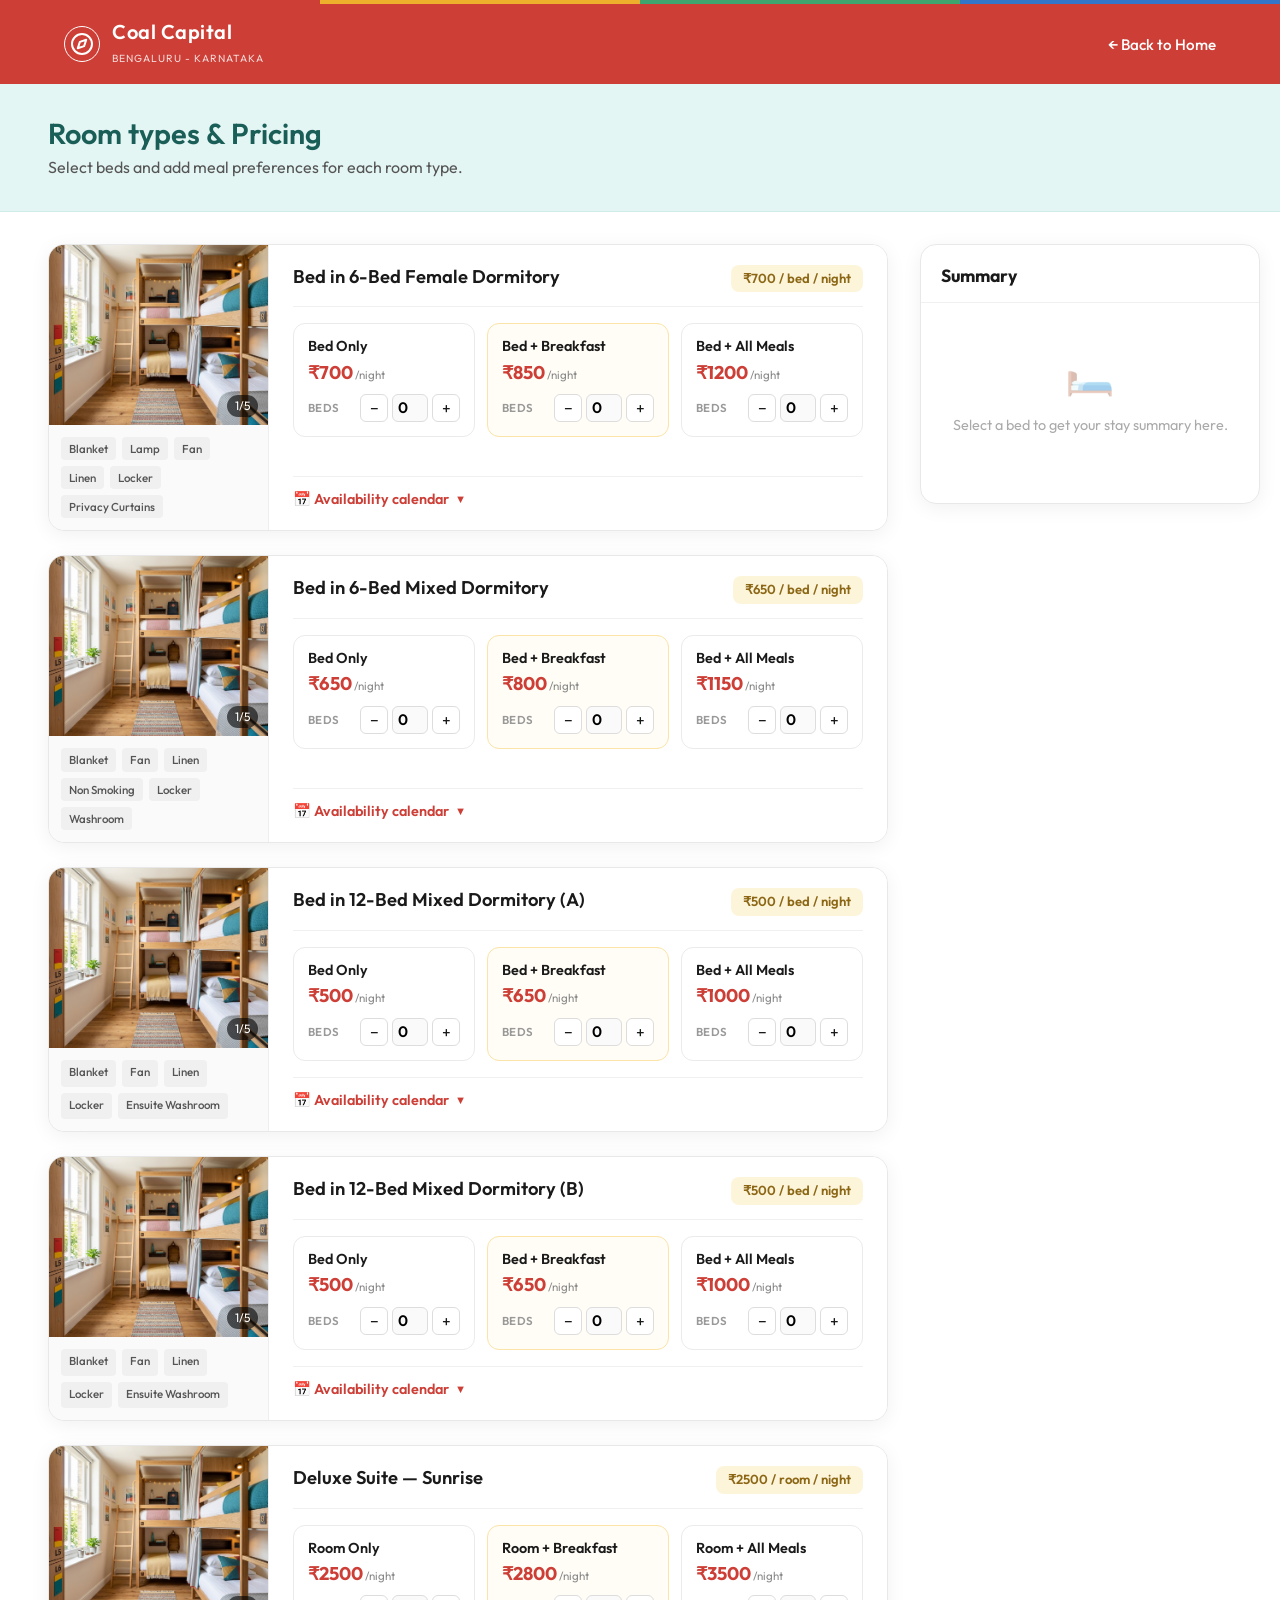
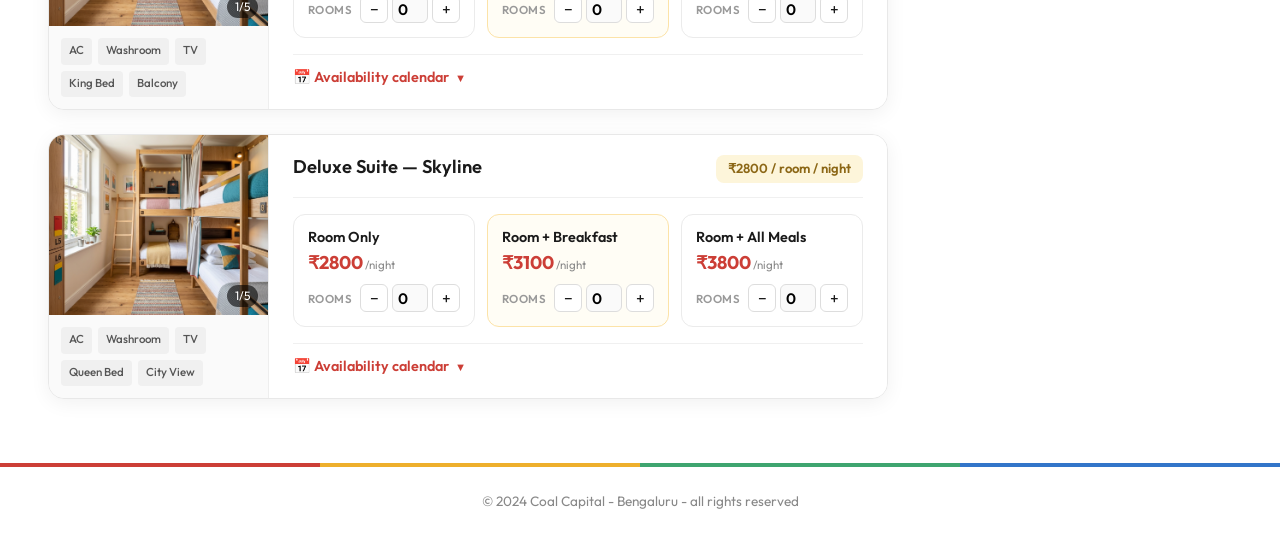
<file: guest-details.html>
<!DOCTYPE html>
<html lang="en">
<head>
    <meta charset="UTF-8">
    <meta name="viewport" content="width=device-width, initial-scale=1.0">
    <title>Guest Details | Coal Capital</title>
    <link rel="preconnect" href="https://fonts.googleapis.com">
    <link rel="preconnect" href="https://fonts.gstatic.com" crossorigin>
    <link href="https://fonts.googleapis.com/css2?family=Outfit:wght@300;400;500;600;700&display=swap" rel="stylesheet">
    <link rel="stylesheet" href="style.css">
    <link rel="stylesheet" href="booking.css">
    <link rel="stylesheet" href="guest-details.css">
</head>
<body class="guest-details-page">
    <div class="top-accent-line"></div>

    <!-- Header -->
    <header class="site-header">
        <div class="header-container">
            <div class="brand">
                <div class="logo-icon">
                    <svg viewBox="0 0 24 24" fill="none" stroke="currentColor" stroke-width="2" stroke-linecap="round" stroke-linejoin="round">
                        <circle cx="12" cy="12" r="10"></circle>
                        <polygon points="16.24 7.76 14.12 14.12 7.76 16.24 9.88 9.88 16.24 7.76"></polygon>
                    </svg>
                </div>
                <div class="brand-text">
                    <h1>Coal Capital</h1>
                    <span>BENGALURU - KARNATAKA</span>
                </div>
            </div>
            <nav class="main-nav">
                <a href="booking.html">← Back to Rooms</a>
            </nav>
        </div>
    </header>

    <div class="page-header slim-header">
        <div class="page-header-inner">
            <div>
                <h2>Guest Information</h2>
                <p>Please enter details for all guests to secure your booking.</p>
            </div>
        </div>
    </div>

    <!-- Main Content -->
    <div class="booking-layout">

        <!-- LEFT: Guest Forms -->
        <div class="guest-forms-container" id="formsContainer">
            <!-- Dynamically populated by guest-details.js -->
        </div>

        <!-- RIGHT: Sticky Summary -->
        <aside class="summary-panel">
            <div class="summary-card">
                <h4>Your Booking</h4>
                <div class="summary-body">
                    <ul class="summary-items" id="summaryItems">
                        <!-- Populated by JS -->
                    </ul>
                </div>
                <div class="summary-footer">
                    <div class="coupon-section" style="display: flex; gap: 8px; margin-bottom: 16px;">
                        <input type="text" id="couponInput" placeholder="Promo Code" style="flex:1; padding: 10px; border: 1px solid #ddd; border-radius: 4px;">
                        <button class="btn-primary" id="btnApplyCoupon" style="padding: 10px 16px;">Apply</button>
                    </div>
                    <div class="summary-calculations" id="summaryCalculations">
                        <!-- Populated by JS -->
                    </div>
                    <div class="summary-grand-total">
                        <span>Grand Total</span>
                        <strong id="grandTotal">₹0</strong>
                    </div>
                    <button class="btn-primary w-100 mt-3" id="btnFinalizeBooking">Proceed to Payment</button>
                    <p class="terms-text mt-3 text-muted" style="font-size: 0.8rem; text-align: center;">By proceeding, you agree to our Terms & Conditions and Privacy Policy.</p>
                </div>
            </div>
        </aside>

    </div>

    <!-- Footer -->
    <footer class="site-footer">
        <div class="bottom-accent-line"></div>
        <div class="footer-bottom">
            <p>© 2024 Coal Capital - Bengaluru - all rights reserved</p>
        </div>
    </footer>

    <!-- Form Template -->
    <template id="guestFormTemplate">
        <div class="guest-form-card">
            <div class="guest-form-header">
                <h3 class="guest-title">Guest 1 <span class="badge-optional hidden">Optional</span></h3>
                <span class="guest-subtitle">For Bed in 6-Bed Female Dormitory</span>
            </div>
            <div class="guest-form-body">
                <div class="form-row-2">
                    <div class="input-group">
                        <label>Full Name (As per Govt ID) <span class="req">*</span></label>
                        <input type="text" placeholder="e.g. Jane Doe" required class="gf-name">
                    </div>
                    <div class="input-group">
                        <label>Email Address <span class="req">*</span></label>
                        <input type="email" placeholder="e.g. jane@example.com" required class="gf-email">
                    </div>
                </div>
                <div class="form-row-2 mt-3">
                    <div class="input-group">
                        <label>Mobile Number <span class="req">*</span></label>
                        <input type="tel" placeholder="e.g. 9876543210" required class="gf-mobile">
                    </div>
                    <div class="input-group">
                        <label>Date of Birth <span class="req">*</span></label>
                        <input type="date" required class="gf-dob">
                    </div>
                </div>
                <div class="form-row-2 mt-3">
                    <div class="input-group">
                        <label>Gender <span class="req">*</span></label>
                        <select required class="gf-gender">
                            <option value="" disabled selected>Select Gender</option>
                            <option value="Male">Male</option>
                            <option value="Female">Female</option>
                            <option value="Other">Other</option>
                        </select>
                    </div>
                    <div class="input-group">
                        <label>Nationality <span class="req">*</span></label>
                        <select required class="gf-nationality">
                            <option value="">Select Country</option>
                        </select>
                    </div>
                </div>
            </div>
        </div>
    </template>

    <script src="guest-details.js"></script>
</body>
</html>
</file>
<file: style.css>
:root {
    --primary-red: #cc3e36;
    --dark-orange: #a84224;
    --light-teal: #e4f6f4;
    --light-yellow: #fdf5da;
    --light-pink: #fdf2f4;
    --light-lavender: #f7f6f9;
    --dark-teal: #1a5e58;
    
    --text-primary: #1a1a1a;
    --text-secondary: #555555;
    
    --accent-red: #d94c40;
    --accent-orange: #e38236;
    --accent-yellow: #eeaf2c;
    --accent-green: #3ea56f;
    --accent-teal: #329088;
    --accent-blue: #3275c9;
    --accent-purple: #8f4cb9;
    --accent-pink: #d95e86;
    
    --font-main: 'Outfit', sans-serif;
    
    --radius-sm: 8px;
    --radius-md: 12px;
    --radius-card: 16px;
    --radius-pill: 50px;
    
    --shadow-soft: 0 4px 20px rgba(0,0,0,0.06);
    --shadow-hover: 0 10px 30px rgba(0,0,0,0.1);
}

* {
    margin: 0;
    padding: 0;
    box-sizing: border-box;
}

body {
    font-family: var(--font-main);
    color: var(--text-primary);
    line-height: 1.5;
    background-color: #fff;
    -webkit-font-smoothing: antialiased;
}

img, svg {
    max-width: 100%;
}

.container {
    max-width: 1100px;
    margin: 0 auto;
    padding: 0 24px;
}

.centered {
    text-align: center;
}

h1, h2, h3, h4, h5 {
    font-weight: 600;
    line-height: 1.2;
}

h2 {
    font-size: 2.2rem;
    margin-bottom: 12px;
    color: var(--primary-red);
}

.subtitle {
    font-size: 1.1rem;
    color: var(--text-secondary);
    margin-bottom: 32px;
}

/* Base Buttons */
button {
    font-family: inherit;
    cursor: pointer;
    border: none;
    outline: none;
    transition: all 0.2s ease;
}

/* Utilities */
.section-pill {
    display: inline-block;
    padding: 4px 16px;
    border-radius: var(--radius-pill);
    font-size: 0.75rem;
    font-weight: 700;
    letter-spacing: 1px;
    text-transform: uppercase;
    margin-bottom: 16px;
}

.dark-teal-pill { background: var(--dark-teal); color: white; }
.yellow-pill { background: var(--accent-yellow); color: white; }
.pink-pill { background: var(--accent-pink); color: white; }
.red-pill { background: var(--primary-red); color: white; }
.purple-pill { background: var(--accent-purple); color: white; }

/* Top Color Line */
.top-accent-line, .bottom-accent-line {
    height: 4px;
    background: linear-gradient(to right, var(--primary-red) 25%, var(--accent-yellow) 25%, var(--accent-yellow) 50%, var(--accent-green) 50%, var(--accent-green) 75%, var(--accent-blue) 75%);
}

/* Header */
.site-header {
    background-color: var(--primary-red);
    color: white;
    padding: 16px 0;
}

.header-container {
    max-width: 1200px;
    margin: 0 auto;
    padding: 0 24px;
    display: flex;
    justify-content: space-between;
    align-items: center;
}

.brand {
    display: flex;
    align-items: center;
    gap: 12px;
}

.logo-icon {
    width: 36px;
    height: 36px;
    border: 1.5px solid white;
    border-radius: 50%;
    display: flex;
    align-items: center;
    justify-content: center;
}

.logo-icon svg { width: 24px; height: 24px; stroke: white; }

.brand-text h1 {
    font-size: 1.25rem;
    letter-spacing: 0.5px;
    font-weight: 600;
}

.brand-text span {
    font-size: 0.65rem;
    opacity: 0.8;
    letter-spacing: 1px;
}

.main-nav a {
    color: white;
    text-decoration: none;
    margin-left: 24px;
    font-size: 0.95rem;
    font-weight: 500;
    transition: opacity 0.2s;
}

.main-nav a:hover { opacity: 0.8; }

/* Hero Section */
.hero-section {
    position: relative;
    height: 500px;
    background: linear-gradient(135deg, #a4301d 0%, #611709 100%);
    display: flex;
    align-items: center;
    padding: 0 5%;
    overflow: hidden;
}

.hero-bg-overlay {
    position: absolute;
    top: 0; left: 0; right: 0; bottom: 0;
    background: url('data:image/svg+xml;utf8,<svg width="100" height="100" xmlns="http://www.w3.org/2000/svg"><filter id="noise"><feTurbulence type="fractalNoise" baseFrequency="0.8" numOctaves="4" stitchTiles="stitch"/></filter><rect width="100" height="100" filter="url(%23noise)" opacity="0.04"/></svg>');
    opacity: 0.5;
}

.hero-content {
    position: relative;
    z-index: 2;
    color: white;
}

.hero-text-pill {
    background: rgba(255,255,255,0.2);
    padding: 4px 12px;
    border-radius: var(--radius-pill);
    font-size: 0.75rem;
    font-weight: 600;
    letter-spacing: 1px;
    display: inline-block;
    margin-bottom: 24px;
}

.hero-headline {
    font-size: 4.5rem;
    font-family: inherit;
    color: white;
    font-weight: 700;
    line-height: 1.1;
}

.watermark-compass {
    position: absolute;
    right: 15%;
    top: 50%;
    transform: translateY(-50%);
    width: 600px;
    height: 600px;
    pointer-events: none;
}

.watermark-compass svg {
    width: 100%; height: 100%;
}

/* Booking Section */
.booking-section {
    position: relative;
    margin-top: -60px;
    z-index: 10;
    padding: 0 5%;
    display: flex;
    justify-content: center;
}

.booking-card {
    background: white;
    border-radius: var(--radius-card);
    padding: 24px;
    width: 100%;
    max-width: 900px;
    box-shadow: 0 15px 40px rgba(0,0,0,0.12);
    border: 1px solid #eee;
}

.booking-header {
    display: flex;
    align-items: center;
    gap: 8px;
    margin-bottom: 20px;
}

.booking-header h3 {
    color: var(--primary-red);
    font-size: 1.2rem;
}

.target-icon svg {
    width: 20px; height: 20px;
}

.booking-form {
    display: flex;
    flex-direction: column;
    gap: 16px;
}

.form-row {
    display: grid;
    grid-template-columns: 1fr 1fr;
    gap: 16px;
}

.input-group {
    display: flex;
    flex-direction: column;
}

.input-group label {
    font-size: 0.7rem;
    font-weight: 600;
    color: #888;
    margin-bottom: 6px;
    letter-spacing: 0.5px;
}

.input-group input, .input-group select {
    padding: 12px 16px;
    border: 1px solid #ddd;
    border-radius: var(--radius-sm);
    font-size: 1rem;
    font-family: var(--font-main);
    color: var(--text-primary);
    background: #fff;
    cursor: pointer;
}

.input-group input:focus, .input-group select:focus {
    border-color: var(--accent-purple);
    outline: none;
}

.btn-primary {
    background: white;
    color: var(--text-primary);
    border: 1px solid #ccc;
    padding: 14px;
    font-size: 1.1rem;
    font-weight: 600;
    border-radius: var(--radius-pill);
    margin-top: 8px;
}

.btn-primary:hover {
    background-color: var(--accent-yellow);
    border-color: var(--accent-yellow);
    color: white;
}

/* Sections Base */
section {
    padding: 80px 0;
    position: relative;
    overflow: hidden;
}

/* Groups Section */
.groups-section {
    background-color: var(--light-teal);
    margin-top: 40px; /* Offset the negative margin from booking */
    padding-top: 120px; /* Extra padding for floating booking form */
}

.groups-section h2 { color: var(--dark-teal); }

.groups-grid {
    display: grid;
    grid-template-columns: repeat(2, 1fr);
    gap: 16px;
    margin-bottom: 32px;
    max-width: 700px;
}

.group-card {
    background: white;
    border-radius: var(--radius-md);
    padding: 20px;
    display: flex;
    align-items: center;
    gap: 16px;
    box-shadow: var(--shadow-soft);
    border-left: 4px solid transparent;
}

.group-card:nth-child(1) { border-left-color: var(--accent-orange); }
.group-card:nth-child(2) { border-left-color: var(--accent-yellow); }
.group-card:nth-child(3) { border-left-color: var(--accent-purple); }
.group-card:nth-child(4) { border-left-color: var(--accent-green); }

.icon-circle {
    width: 40px; height: 40px;
    border-radius: 50%;
    display: flex;
    align-items: center;
    justify-content: center;
    color: white;
    font-weight: bold;
    font-size: 1.2rem;
}
.orange-icon { background: var(--accent-orange); }
.yellow-icon { background: var(--accent-yellow); }
.purple-icon { background: var(--accent-purple); }
.green-icon { background: var(--accent-green); }

.card-text h4 { font-size: 1rem; color: var(--text-primary); margin-bottom: 2px; }
.card-text p { font-size: 0.85rem; color: var(--text-secondary); }

.btn-outline-dark {
    background: transparent;
    border: 2px solid var(--dark-teal);
    color: var(--dark-teal);
    padding: 10px 24px;
    border-radius: var(--radius-pill);
    font-weight: 500;
    display: inline-flex;
    align-items: center;
    gap: 8px;
    text-decoration: none;
}

.btn-outline-dark:hover {
    background: var(--accent-yellow);
    color: #222;
    border-color: var(--accent-yellow);
}

.groups-watermark {
    width: 400px; height: 400px;
    right: -100px; top: 100px;
}

/* Pricing Section */
.pricing-section {
    background-color: var(--light-yellow);
    padding-bottom: 40px;
}
.groups-section {
    padding-top: 40px;
}

.pricing-section h2 { color: #8c6716; }

.pricing-grid {
    display: grid;
    grid-template-columns: repeat(3, 1fr);
    gap: 20px;
}

.price-card {
    border-radius: var(--radius-card);
    padding: 40px 24px;
    text-align: center;
    color: white;
    position: relative;
    box-shadow: var(--shadow-soft);
}

.red-theme { background: var(--primary-red); }
.teal-theme { background: var(--dark-teal); }
.purple-theme { background: var(--accent-purple); }

.star-icon {
    font-size: 1.5rem;
    margin-bottom: 12px;
    opacity: 0.9;
}

.price-card h4 {
    font-size: 1.5rem;
    margin-bottom: 8px;
}

.price-card p {
    font-size: 1rem;
    opacity: 0.9;
    margin-bottom: 16px;
}

.badge {
    display: inline-block;
    background: rgba(255,255,255,0.2);
    padding: 4px 16px;
    border-radius: var(--radius-pill);
    font-size: 0.85rem;
    font-weight: 600;
}

/* Amenities Section */
.amenities-section {
    background-color: var(--light-pink);
}

.amenities-section h2 { color: var(--accent-pink); margin-bottom: 40px; }

.amenities-grid {
    display: grid;
    grid-template-columns: repeat(3, 1fr);
    gap: 16px;
}

.amenity-card {
    background: white;
    border-radius: var(--radius-md);
    padding: 24px;
    text-align: center;
    border: 1px solid;
    transition: transform 0.2s;
}

.amenity-card:hover { transform: translateY(-4px); }

.am-icon {
    font-size: 2rem;
    margin-bottom: 12px;
}

.blue-amenity { border-color: #b3cdef; color: var(--accent-blue); }
.green-amenity { border-color: #bde4cd; color: var(--accent-green); }
.orange-amenity { border-color: #f5d1b3; color: var(--accent-orange); }
.yellow-amenity { border-color: #fae4b3; color: #b1850d; }
.teal-amenity { border-color: #b7dbd8; color: var(--accent-teal); }
.purple-amenity { border-color: #d8c3e8; color: var(--accent-purple); }
.pink-amenity { border-color: #f1c5d4; color: var(--accent-pink); }
.red-amenity { border-color: #ecc0bc; color: var(--primary-red); }
.blue-alt-amenity { border-color: #aed9f4; color: #1e87d1; }

.amenity-card p { font-weight: 500; font-size: 1.05rem; }

/* Collab Section */
.collab-section {
    background-color: #f0f7f7;
    padding-bottom: 80px;
}
.collab-section h2 { color: var(--dark-teal); }

.collab-grid {
    display: grid;
    grid-template-columns: repeat(4, 1fr);
    gap: 20px;
    margin-top: 32px;
}

.collab-card {
    background: white;
    padding: 32px 24px;
    border-radius: var(--radius-card);
    text-align: center;
    border: 1px solid #e0e0e0;
    transition: transform 0.2s, box-shadow 0.2s;
    display: flex;
    flex-direction: column;
}
.collab-card:hover { transform: translateY(-4px); box-shadow: var(--shadow-medium); }

.collab-icon {
    font-size: 2.5rem;
    margin-bottom: 16px;
}
.collab-card h4 { font-size: 1.15rem; margin-bottom: 12px; color: var(--text-primary); }
.collab-card p { font-size: 0.95rem; color: var(--text-secondary); margin-bottom: 24px; line-height: 1.5; flex: 1; }
.collab-card .btn-outline-dark { align-self: center; margin-top: auto; }

/* Story Section */
.story-section {
    background-color: #fffaf7;
    text-align: center;
}

.divider-with-icon {
    display: flex;
    align-items: center;
    justify-content: center;
    gap: 16px;
    margin: 32px 0;
}

.divider-with-icon .line {
    height: 1px;
    width: 100px;
    background: #eecbc7;
}

.mini-compass {
    width: 48px; height: 48px;
    border: 1px solid var(--primary-red);
    border-radius: 50%;
    display: flex; align-items: center; justify-content: center;
}
.mini-compass svg { width: 32px; height: 32px; }

.story-text {
    max-width: 800px;
    margin: 0 auto 48px;
    font-size: 1.15rem;
    color: var(--text-secondary);
    line-height: 1.6;
}

.stats-grid {
    display: grid;
    grid-template-columns: repeat(3, 1fr);
    gap: 24px;
}

.stat-card {
    background: white;
    border-radius: var(--radius-md);
    padding: 24px;
    border: 2px solid;
}

.stat-card h3 { font-size: 2.5rem; margin-bottom: 4px; }
.stat-card p { font-size: 0.9rem; font-weight: 500; text-transform: uppercase; letter-spacing: 1px; }

.red-stat { border-color: var(--primary-red); color: var(--primary-red); }
.teal-stat { border-color: var(--dark-teal); color: var(--dark-teal); }
.yellow-stat { border-color: var(--accent-yellow); color: #aa7d03; }

/* Reasons Section */
.reasons-section {
    background-color: var(--light-lavender);
}

.reasons-section h2 { color: var(--accent-purple); margin-bottom: 40px; }

.reasons-list {
    display: flex;
    flex-direction: column;
    gap: 16px;
}

.reason-card {
    background: white;
    border-radius: var(--radius-md);
    padding: 24px;
    display: flex;
    align-items: center;
    gap: 24px;
    border: 1px solid;
    box-shadow: 0 2px 10px rgba(0,0,0,0.02);
}

.reason-num {
    width: 48px; height: 48px;
    border-radius: 8px;
    display: flex; align-items: center; justify-content: center;
    font-size: 1.5rem; font-weight: 700; color: white;
    flex-shrink: 0;
}

.red-reason { border-color: #f7d6d3; } .red-reason .reason-num { background: var(--primary-red); }
.teal-reason { border-color: #d1ead7; } .teal-reason .reason-num { background: var(--dark-teal); }
.yellow-reason { border-color: #fbedca; } .yellow-reason .reason-num { background: var(--accent-yellow); }
.blue-reason { border-color: #d1e2f8; } .blue-reason .reason-num { background: var(--accent-blue); }
.green-reason { border-color: #cbebcc; } .green-reason .reason-num { background: var(--accent-green); }

.reason-content h4 { font-size: 1.2rem; margin-bottom: 4px; color: var(--text-primary); }
.reason-content p { color: var(--text-secondary); font-size: 0.95rem; }

/* Reviews Section */
.reviews-section {
    background: white;
}

.rating-summary {
    display: flex; flex-direction: column; align-items: flex-start;
    margin-bottom: 32px;
}

.rating-score {
    font-size: 3.5rem; font-weight: 700; color: var(--primary-red);
    line-height: 1; display: flex; align-items: baseline; gap: 8px;
}

.rating-outof { font-size: 1rem; color: var(--text-secondary); font-weight: 500; }
.stars { color: var(--accent-yellow); font-size: 1.25rem; margin-top: 8px; letter-spacing: 2px;}
.small-stars { font-size: 1rem; letter-spacing: 1px; margin-top: 0;}

.reviews-list {
    display: flex; flex-direction: column; gap: 16px;
}

.review-card {
    border: 1px solid #eee;
    border-radius: var(--radius-md);
    padding: 24px;
    display: flex; gap: 20px;
}

.review-icon {
    width: 40px; height: 40px; border-radius: 50%;
    display: flex; align-items: center; justify-content: center;
    color: white; font-weight: bold; flex-shrink: 0;
}

.orange-bg { background: var(--accent-orange); }
.teal-bg { background: var(--dark-teal); }
.yellow-bg { background: var(--accent-yellow); }

.review-content { flex: 1; }
.review-header { display: flex; justify-content: space-between; align-items: flex-start; margin-bottom: 12px; }
.review-header h5 { font-size: 1rem; margin-bottom: 2px;}
.review-header span { font-size: 0.8rem; color: #888; }
.review-content p { font-style: italic; color: var(--text-secondary); font-size: 0.95rem; line-height: 1.6;}

/* Footer */
.site-footer {
    background: white;
}

.footer-cta-box {
    background: var(--dark-teal);
    border-radius: var(--radius-card);
    padding: 60px 40px;
    text-align: center;
    color: white;
    margin-bottom: 40px;
    position: relative;
    overflow: hidden;
}

.footer-cta-box h2 { color: white; margin-bottom: 8px;}
.footer-cta-box p { font-size: 1.1rem; margin-bottom: 32px; opacity: 0.9; }

.btn-dark-primary {
    background: white; color: var(--dark-teal);
    padding: 12px 32px; border-radius: var(--radius-pill);
    font-weight: 600; font-size: 1.1rem;
    position: relative; z-index: 2;
}

.btn-dark-primary:hover { background: #f0f0f0; }

.cta-watermark {
    width: 300px; height: 300px; right: 0; bottom: -50px; top: auto;
}

.footer-bottom {
    padding: 24px 0; text-align: center; font-size: 0.85rem; color: #888;
}

/* Responsive */
@media (max-width: 900px) {
    .groups-grid, .pricing-grid, .stats-grid {
        grid-template-columns: 1fr;
    }
    .amenities-grid {
        grid-template-columns: repeat(2, 1fr);
    }
    .form-row { grid-template-columns: 1fr; gap: 16px; }
    .hero-headline { font-size: 3rem; }
}

@media (max-width: 600px) {
    .amenities-grid { grid-template-columns: 1fr; }
    .hero-headline { font-size: 2.5rem; }
    .brand-text span { display: none; }
    .main-nav { display: none; }
}
</file>
<file: booking.css>
/* ===========================
   BOOKING PAGE STYLES
   booking.css
   =========================== */

/* Page Header */
.page-header {
    background: var(--light-teal);
    border-bottom: 1px solid #d0ebe8;
    padding: 32px 48px;
}

.page-header-inner {
    max-width: 1400px;
    margin: 0 auto;
    display: flex;
    justify-content: space-between;
    align-items: center;
}

.page-header h2 {
    font-size: 1.8rem;
    color: var(--dark-teal);
    margin-bottom: 4px;
}

.page-header p {
    color: var(--text-secondary);
    font-size: 1rem;
}

/* ---- 2-Column Layout ---- */
.booking-layout {
    max-width: 1400px;
    margin: 32px auto 64px;
    padding: 0 48px;
    display: grid;
    grid-template-columns: 1fr 340px;
    gap: 32px;
    align-items: start;
}

/* ---- Room List (Left) ---- */
.rooms-list {
    display: flex;
    flex-direction: column;
    gap: 24px;
}

/* ---- Room Card ---- */
.room-card {
    background: white;
    border: 1px solid #e8e8e8;
    border-radius: var(--radius-card);
    box-shadow: var(--shadow-soft);
    display: flex;
    flex-direction: column;
    overflow: hidden;
    transition: box-shadow 0.2s;
}

.room-card:hover {
    box-shadow: var(--shadow-hover);
}

.room-card-inner {
    display: grid;
    grid-template-columns: 220px 1fr;
    background: white;
    z-index: 2;
}

/* ---- Image Column ---- */
.room-img-col {
    display: flex;
    flex-direction: column;
    border-right: 1px solid #eee;
}

.room-img-wrapper {
    position: relative;
    height: 180px;
    overflow: hidden;
    flex-shrink: 0;
    cursor: pointer;
}

.room-img-wrapper img {
    width: 100%;
    height: 100%;
    object-fit: cover;
    display: block;
    transition: transform 0.3s;
}

.room-img-wrapper:hover img {
    transform: scale(1.05);
}

.img-counter {
    position: absolute;
    bottom: 8px;
    right: 10px;
    background: rgba(0,0,0,0.6);
    color: white;
    font-size: 0.75rem;
    padding: 2px 8px;
    border-radius: 20px;
}

.amenity-tags {
    padding: 12px;
    display: flex;
    flex-wrap: wrap;
    gap: 6px;
    background: #fafafa;
    flex: 1;
}

.amenity-tags span {
    background: #f0f0f0;
    color: #555;
    font-size: 0.72rem;
    padding: 3px 8px;
    border-radius: 4px;
    font-weight: 500;
}

/* ---- Info Column ---- */
.room-info-col {
    padding: 20px 24px;
    display: flex;
    flex-direction: column;
}

.room-info-top {
    display: flex;
    align-items: flex-start;
    justify-content: space-between;
    gap: 12px;
    border-bottom: 1px solid #f0f0f0;
    padding-bottom: 14px;
    margin-bottom: 16px;
}

.room-info-top h3 {
    font-size: 1.15rem;
    color: var(--text-primary);
    line-height: 1.3;
}

.base-badge {
    background: var(--light-yellow);
    color: #8c6716;
    padding: 4px 12px;
    border-radius: var(--radius-sm);
    font-size: 0.82rem;
    font-weight: 600;
    white-space: nowrap;
    flex-shrink: 0;
}

/* ---- Meal Options Grid ---- */
.meal-options-grid {
    display: grid;
    grid-template-columns: repeat(3, 1fr);
    gap: 12px;
    margin-bottom: auto; /* Pushes toggle down */
}

.meal-block {
    border: 1.5px solid #ebebeb;
    border-radius: var(--radius-md);
    padding: 14px;
    display: flex;
    flex-direction: column;
    gap: 8px;
    transition: border-color 0.2s;
}

.meal-block:hover {
    border-color: #ccc;
}

.highlight-block {
    border-color: #fce3a8;
    background: #fffdf5;
}

.meal-block h5 {
    font-size: 0.9rem;
    font-weight: 600;
    color: var(--text-primary);
}

.meal-price {
    font-size: 1.15rem;
    font-weight: 700;
    color: var(--primary-red);
    line-height: 1;
}

.meal-price span {
    font-size: 0.72rem;
    color: #888;
    font-weight: 400;
    margin-left: 2px;
}

.qty-row {
    display: flex;
    align-items: center;
    justify-content: space-between;
    gap: 8px;
    margin-top: 4px;
}

.qty-row label {
    font-size: 0.72rem;
    font-weight: 600;
    color: #999;
    text-transform: uppercase;
    letter-spacing: 0.4px;
}

.quantity-selector {
    display: flex;
    align-items: center;
    gap: 4px;
}

.qty-btn {
    width: 28px;
    height: 28px;
    border: 1px solid #ddd;
    background: white;
    border-radius: 6px;
    font-size: 1rem;
    line-height: 1;
    display: flex;
    align-items: center;
    justify-content: center;
    cursor: pointer;
    color: var(--text-primary);
    transition: all 0.15s;
}

.qty-btn:hover {
    background: var(--primary-red);
    border-color: var(--primary-red);
    color: white;
}

.bed-qty {
    width: 36px;
    height: 28px;
    text-align: center;
    border: 1px solid #ddd;
    border-radius: 6px;
    font-size: 0.95rem;
    font-family: inherit;
    font-weight: 600;
    background: #fafafa;
}

.meal-block.is-active {
    border-color: var(--primary-red);
    background: #fff8f8;
}

/* ===========================
   CALENDAR TOGGLE & PANEL
   =========================== */
.cal-toggle-wrap {
    margin-top: 16px;
    border-top: 1px solid #f0f0f0;
    padding-top: 12px;
    display: flex;
}

.cal-toggle-btn {
    color: var(--primary-red);
    font-size: 0.9rem;
    font-weight: 600;
    cursor: pointer;
    display: flex;
    align-items: center;
    gap: 6px;
    user-select: none;
}

.cal-toggle-btn .arrow {
    font-size: 0.7rem;
    transition: transform 0.2s;
}
.cal-toggle-btn.open .arrow {
    transform: rotate(180deg);
}

.calendar-wrapper {
    background: #fafafa;
    border-top: 1px solid #eee;
    padding: 16px 24px;
    display: flex;
    flex-direction: column;
    gap: 16px;
    height: auto;
    overflow: hidden;
    transition: all 0.3s ease;
}

.calendar-wrapper.hidden {
    display: none;
}

.calendar-header {
    display: flex;
    justify-content: space-between;
    align-items: center;
}

.cal-info {
    display: flex;
    align-items: center;
    gap: 6px;
    font-size: 0.95rem;
    font-weight: 600;
}
.cal-icon {
    width: 18px; height: 18px; color: #555;
}
.cal-price-night {
    font-size: 1.1rem;
    font-weight: 700;
    display: flex;
    align-items: center;
    gap: 12px;
}
.btn-select-bed {
    background: #111; color: white; border: none;
    padding: 6px 14px; border-radius: 20px;
    font-size: 0.8rem; font-weight: 600; cursor: pointer;
}

.calendar-ribbon {
    display: grid;
    grid-template-columns: repeat(7, 1fr);
    background: white;
    border: 1px solid #eee;
    border-radius: var(--radius-sm);
    padding: 12px 0;
}

.cal-day {
    display: flex;
    flex-direction: column;
    align-items: center;
    justify-content: center;
    border-right: 1px solid #eee;
    text-align: center;
}
.cal-day:last-child {
    border-right: none;
}

.cal-day .d-label {
    font-size: 0.8rem; color: #888; margin-bottom: 2px;
}
.cal-day .d-price {
    font-size: 0.95rem; font-weight: 700; color: #4CAF50;
}
.cal-day .d-units {
    font-size: 0.75rem; color: #888;
}
.cal-day.sold-out .d-price {
    color: var(--primary-red);
    font-size: 1.2rem;
}
.cal-day.sold-out .d-units {
    color: #aaa;
}

/* ===========================
   STICKY SUMMARY PANEL (Right)
   =========================== */
.summary-panel {
    position: sticky;
    top: 24px;
}
.summary-card {
    background: white;
    border: 1px solid #e8e8e8;
    border-radius: var(--radius-card);
    box-shadow: var(--shadow-soft);
    overflow: hidden;
    display: flex;
    flex-direction: column;
}
.summary-card h4 {
    font-size: 1.1rem; font-weight: 700;
    padding: 20px 20px 16px; border-bottom: 1px solid #f0f0f0;
}
.summary-body {
    min-height: 200px; padding: 0;
}
.summary-empty {
    display: flex; flex-direction: column; align-items: center;
    justify-content: center; padding: 40px 24px; text-align: center; gap: 12px;
}
.summary-empty-icon { font-size: 2.5rem; opacity: 0.4; }
.summary-empty p { color: #aaa; font-size: 0.9rem; }
.summary-items {
    list-style: none; padding: 12px 0; margin: 0; display: flex; flex-direction: column;
}
.summary-item {
    display: flex; justify-content: space-between; align-items: flex-start;
    padding: 10px 20px; border-bottom: 1px solid #f5f5f5; gap: 8px;
}
.summary-item:last-child { border-bottom: none; }
.summary-item-label { font-size: 0.85rem; color: var(--text-secondary); flex: 1; }
.summary-item-label strong { display: block; color: var(--text-primary); font-weight: 600; font-size: 0.9rem; }
.summary-item-price { font-size: 0.9rem; font-weight: 700; color: var(--primary-red); }
.summary-footer {
    border-top: 2px solid #f0f0f0; padding: 16px 20px 20px;
    display: flex; flex-direction: column; gap: 16px;
}
.summary-calc-row {
    display: flex; justify-content: space-between; align-items: center;
    font-size: 0.85rem; color: var(--text-secondary); margin-bottom: 8px;
}
.summary-calc-row:last-child { margin-bottom: 0; }
.summary-grand-total { display: flex; justify-content: space-between; align-items: center; }
.summary-grand-total span { font-size: 0.85rem; font-weight: 600; color: #888; text-transform: uppercase; }
.summary-grand-total strong { font-size: 1.5rem; font-weight: 700; color: var(--primary-red); }
.btn-book-all {
    width: 100%; padding: 14px; background: var(--dark-teal); color: white;
    border: none; border-radius: var(--radius-pill); font-size: 1rem;
    font-weight: 600; cursor: pointer; transition: background 0.2s;
}
.btn-book-all:hover { background: var(--accent-teal); }

/* ===========================
   ROOM DETAILS MODAL
   =========================== */
.modal-overlay {
    position: fixed; top: 0; left: 0; right: 0; bottom: 0;
    background: rgba(0,0,0,0.6); z-index: 999;
    display: flex; align-items: center; justify-content: center;
    opacity: 1; transition: opacity 0.3s;
}
.modal-overlay.hidden {
    opacity: 0; pointer-events: none;
}
.modal-content {
    background: white; border-radius: var(--radius-card);
    width: 900px; max-width: 90%; max-height: 90vh;
    overflow-y: auto; position: relative;
    box-shadow: 0 20px 40px rgba(0,0,0,0.3);
    transform: translateY(0); transition: transform 0.3s;
}
.modal-overlay.hidden .modal-content {
    transform: translateY(20px);
}
.modal-close {
    position: absolute; top: 16px; right: 16px;
    width: 32px; height: 32px; background: white;
    border: none; border-radius: 50%; font-size: 1.2rem;
    cursor: pointer; display: flex; align-items: center;
    justify-content: center; box-shadow: 0 2px 8px rgba(0,0,0,0.1);
    z-index: 10;
}
.modal-body {
    display: grid; grid-template-columns: 1fr 1fr;
}
.modal-left {
    padding: 24px; border-right: 1px solid #eee;
}
.modal-main-img {
    height: 300px; border-radius: var(--radius-sm);
    background-size: cover; background-position: center;
    margin-bottom: 12px;
}
.modal-thumbnails {
    display: flex; gap: 8px; justify-content: space-between;
}
.modal-thumbnails img {
    height: 50px; width: calc(20% - 6px); object-fit: cover;
    border-radius: 4px; cursor: pointer;
}
.modal-right {
    padding: 32px; display: flex; flex-direction: column; gap: 24px;
}
.modal-right h2 { font-size: 1.4rem; color: var(--text-primary); }
.modal-section { display: flex; flex-direction: column; gap: 8px; }
.modal-section h4 { font-size: 1rem; color: #888; font-weight: 600; text-transform: uppercase; }
.modal-section p { font-size: 0.95rem; color: var(--text-secondary); line-height: 1.5; }

.modal-amenities-grid {
    display: grid; grid-template-columns: 1fr 1fr; gap: 12px;
}
.am-item {
    display: flex; align-items: center; gap: 8px;
    font-size: 0.9rem; color: var(--text-primary);
}
.am-item span.icon { font-size: 1.2rem; }

/* ===========================
   OTP MODAL STYLES
   =========================== */
.otp-modal-content {
    width: 400px; padding: 32px 32px 40px; text-align: center;
}
.otp-modal-content h3 {
    font-size: 1.5rem; color: var(--text-primary); margin-bottom: 8px;
}
.otp-modal-content p {
    font-size: 0.95rem; color: var(--text-secondary); margin-bottom: 24px; line-height: 1.4;
}
.phone-input-wrap {
    display: flex; border: 1px solid #ccc; border-radius: var(--radius-sm); overflow: hidden;
}
.country-code {
    background: #f5f5f5; padding: 12px 16px; border-right: 1px solid #ccc; font-weight: 600;
}
.phone-input-wrap input {
    border: none; padding: 12px; flex: 1; font-size: 1rem; outline: none;
}
.input-group label {
    display: block; text-align: left; font-size: 0.85rem; font-weight: 600; color: #555; margin-bottom: 8px;
}
.otp-inputs {
    display: flex; gap: 12px; justify-content: center; margin-bottom: 16px;
}
.otp-digit {
    width: 50px; height: 60px; font-size: 1.5rem; text-align: center;
    border: 1px solid #ccc; border-radius: var(--radius-sm); font-weight: 700;
}
.otp-digit:focus { border-color: var(--primary-red); outline: none; }
.mt-3 { margin-top: 16px; }
.w-100 { width: 100%; }

/* Responsive */
@media (max-width: 1100px) {
    .booking-layout { grid-template-columns: 1fr; padding: 0 24px; }
}
@media (max-width: 700px) {
    .room-card-inner { grid-template-columns: 1fr; }
    .room-img-col { border-right: none; border-bottom: 1px solid #eee; }
    .room-img-wrapper { height: 200px; }
    .meal-options-grid { grid-template-columns: 1fr; }
    .page-header { padding: 24px 20px; }
    .calendar-ribbon { grid-template-columns: repeat(3, 1fr); gap: 10px; row-gap: 16px; padding: 16px; }
    .cal-day { border-right: none; }
    .modal-body { grid-template-columns: 1fr; }
    .modal-left { border-right: none; border-bottom: 1px solid #eee; }
}
</file>
<file: guest-details.css>
/* guest-details.css */

.slim-header {
    padding: 24px 48px;
}

.guest-details-page {
    background-color: #f7f9fa;
}

.guest-forms-container {
    display: flex;
    flex-direction: column;
    gap: 24px;
}

.guest-form-card {
    background: white;
    border: 1px solid #e8e8e8;
    border-radius: var(--radius-card);
    box-shadow: var(--shadow-soft);
    overflow: hidden;
}

.guest-form-header {
    background: var(--light-teal);
    padding: 16px 24px;
    border-bottom: 1px solid #d0ebe8;
    display: flex;
    flex-direction: column;
    gap: 4px;
}

.guest-title {
    font-size: 1.25rem;
    color: var(--dark-teal);
    display: flex;
    align-items: center;
    gap: 12px;
}

.badge-optional {
    background: #e2e8f0;
    color: #475569;
    font-size: 0.75rem;
    padding: 2px 8px;
    border-radius: 12px;
    font-weight: 600;
    text-transform: uppercase;
}
.badge-optional.hidden {
    display: none;
}

.guest-subtitle {
    font-size: 0.9rem;
    color: #555;
    font-weight: 500;
}

.guest-form-body {
    padding: 24px;
}

.form-row-2 {
    display: grid;
    grid-template-columns: 1fr 1fr;
    gap: 20px;
}

.input-group label .req {
    color: var(--primary-red);
}

.input-group input, .input-group select {
    width: 100%;
    padding: 12px 14px;
    border: 1px solid #ddd;
    border-radius: var(--radius-sm);
    font-family: inherit;
    font-size: 0.95rem;
    transition: border-color 0.2s;
    background: #fff;
    color: var(--text-primary);
}

.input-group input:focus, .input-group select:focus {
    border-color: var(--dark-teal);
    outline: none;
}

/* Specific Summary adjustments */
.summary-items {
    padding: 16px 20px;
}

.mt-3 { margin-top: 16px; }
.w-100 { width: 100%; }

.btn-delete-item {
    background: none; border: none; font-size: 1.1rem; cursor: pointer; color: #aaa; transition: color 0.2s;
}
.btn-delete-item:hover { color: var(--primary-red); }
.summary-item-price-wrap { display: flex; align-items: center; gap: 12px; }

@media (max-width: 700px) {
    .form-row-2 { grid-template-columns: 1fr; gap: 16px; }
    .slim-header { padding: 24px 20px; }
}
</file>
